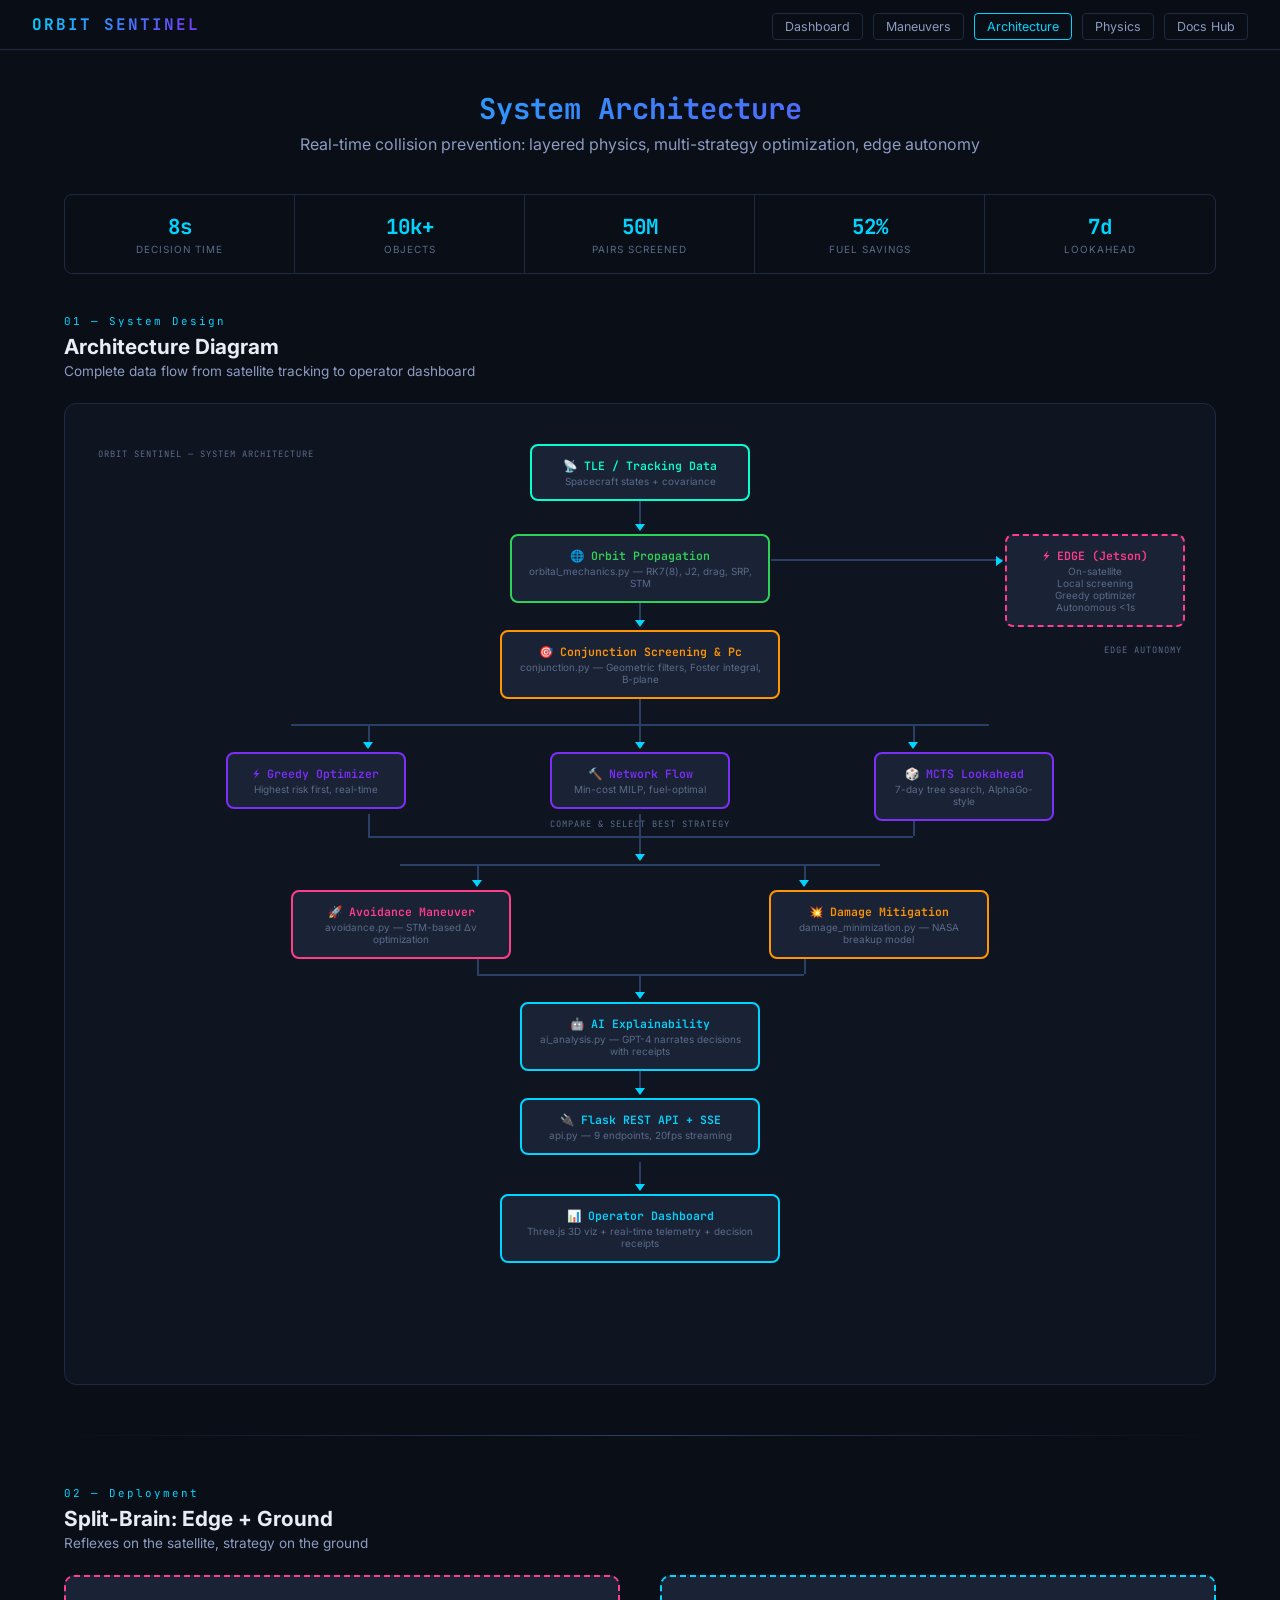
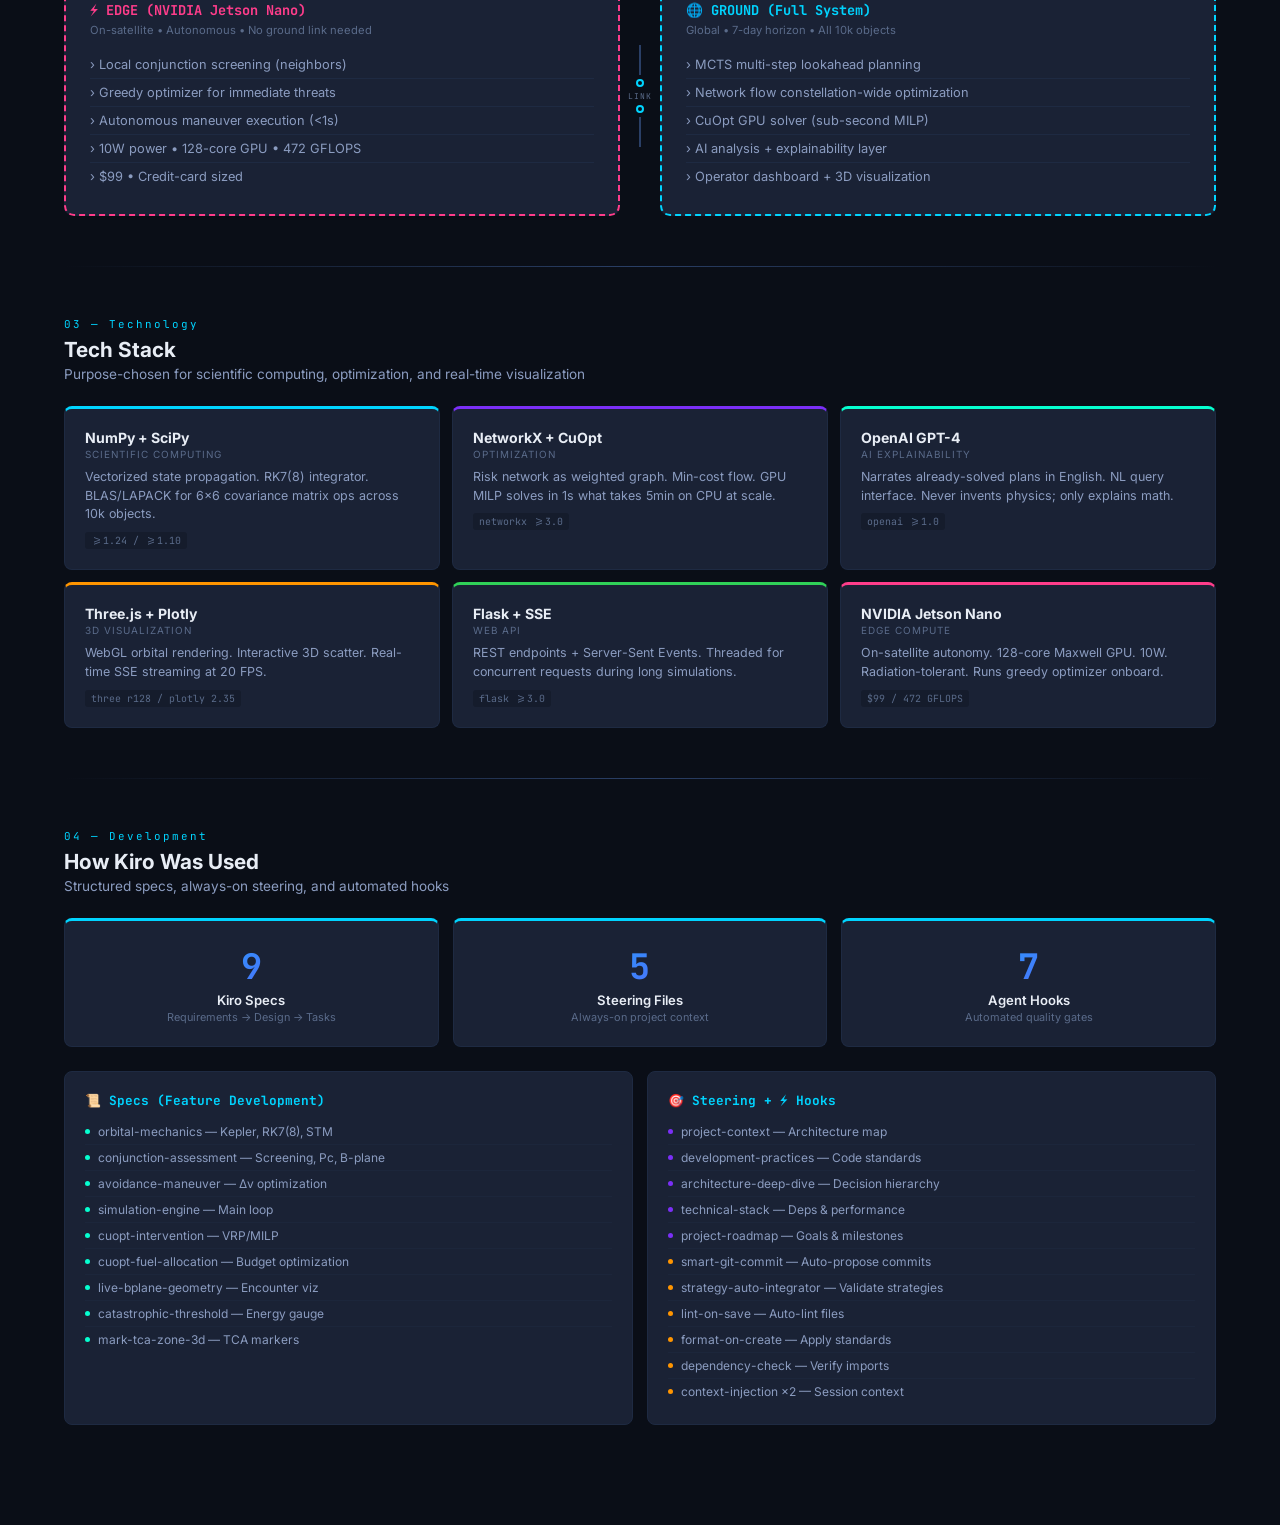
<file: dashboard/architecture.html>
<!DOCTYPE html>
<html lang="en">
<head>
    <meta charset="UTF-8">
    <meta name="viewport" content="width=device-width, initial-scale=1.0">
    <title>Orbit Sentinel - Architecture</title>
    <link href="https://fonts.googleapis.com/css2?family=JetBrains+Mono:wght@300;400;500;700&family=Inter:wght@300;400;500;600;700&display=swap" rel="stylesheet">
    <style>
        * { margin: 0; padding: 0; box-sizing: border-box; }
        body {
            font-family: 'Inter', sans-serif;
            background: #0a0e17;
            color: #e8edf5;
            min-height: 100vh;
        }

        nav {
            background: rgba(10,14,23,0.95);
            backdrop-filter: blur(10px);
            border-bottom: 1px solid #1e2a42;
            padding: 14px 32px;
            display: flex;
            align-items: center;
            justify-content: space-between;
            position: sticky;
            top: 0;
            z-index: 99;
        }
        nav .logo {
            font-family: 'JetBrains Mono', monospace;
            font-weight: 700;
            letter-spacing: 2px;
            background: linear-gradient(135deg, #00d4ff, #7b2ff7);
            -webkit-background-clip: text;
            -webkit-text-fill-color: transparent;
        }
        nav .links a {
            color: #8b9cc0;
            text-decoration: none;
            font-size: 0.78rem;
            padding: 5px 12px;
            border: 1px solid #1e2a42;
            border-radius: 4px;
            margin-left: 6px;
        }
        nav .links a:hover, nav .links a.on {
            color: #00d4ff;
            border-color: #00d4ff;
        }

        .page { max-width: 1200px; margin: 0 auto; padding: 40px 24px 100px; }

        h1 {
            font-family: 'JetBrains Mono', monospace;
            font-size: 1.8rem;
            text-align: center;
            margin-bottom: 6px;
            background: linear-gradient(135deg, #00d4ff, #7b2ff7);
            -webkit-background-clip: text;
            -webkit-text-fill-color: transparent;
        }
        .subtitle { text-align: center; color: #8b9cc0; margin-bottom: 40px; }

        .section-label {
            font-family: 'JetBrains Mono', monospace;
            font-size: 0.68rem;
            letter-spacing: 2px;
            color: #00d4ff;
            margin-bottom: 6px;
        }
        h2 { font-size: 1.3rem; margin-bottom: 4px; }
        .section-sub { color: #8b9cc0; font-size: 0.85rem; margin-bottom: 24px; }
        .divider { height: 1px; background: linear-gradient(90deg, transparent, #2a3f66, transparent); margin: 50px 0; }

        /* =============================================
           ARCHITECTURE DIAGRAM - ACTUAL BOX & ARROW
           ============================================= */
        .diagram-container {
            background: #0f1520;
            border: 1px solid #1e2a42;
            border-radius: 12px;
            padding: 40px 30px;
            overflow-x: auto;
        }

        /* Use a canvas-like area with positioned elements */
        .diagram {
            position: relative;
            width: 100%;
            min-height: 900px;
        }

        /* Boxes */
        .box {
            position: absolute;
            background: #1a2235;
            border: 2px solid #2a3f66;
            border-radius: 8px;
            padding: 12px 16px;
            text-align: center;
            z-index: 2;
        }
        .box:hover {
            border-color: #00d4ff;
            box-shadow: 0 0 12px rgba(0,212,255,0.15);
        }
        .box .box-title {
            font-family: 'JetBrains Mono', monospace;
            font-size: 0.72rem;
            font-weight: 600;
            margin-bottom: 2px;
        }
        .box .box-sub {
            font-size: 0.62rem;
            color: #5a6b8a;
        }

        /* Box colors */
        .box.input { border-color: #06ffd0; }
        .box.input .box-title { color: #06ffd0; }
        .box.physics { border-color: #30d158; }
        .box.physics .box-title { color: #30d158; }
        .box.screen { border-color: #ff9500; }
        .box.screen .box-title { color: #ff9500; }
        .box.opt { border-color: #7b2ff7; }
        .box.opt .box-title { color: #7b2ff7; }
        .box.action { border-color: #ff3d8b; }
        .box.action .box-title { color: #ff3d8b; }
        .box.output { border-color: #00d4ff; }
        .box.output .box-title { color: #00d4ff; }
        .box.edge { border-color: #ff3d8b; border-style: dashed; }
        .box.edge .box-title { color: #ff3d8b; }
        .box.ground { border-color: #00d4ff; border-style: dashed; }
        .box.ground .box-title { color: #00d4ff; }

        /* Connector lines (pure CSS) */
        .line-v {
            position: absolute;
            width: 2px;
            background: #2a3f66;
            z-index: 1;
        }
        .line-h {
            position: absolute;
            height: 2px;
            background: #2a3f66;
            z-index: 1;
        }

        /* Arrow heads (using borders) */
        .arrow-down-tip {
            position: absolute;
            width: 0; height: 0;
            border-left: 5px solid transparent;
            border-right: 5px solid transparent;
            border-top: 7px solid #00d4ff;
            z-index: 1;
        }

        .arrow-right-tip {
            position: absolute;
            width: 0; height: 0;
            border-top: 5px solid transparent;
            border-bottom: 5px solid transparent;
            border-left: 7px solid #00d4ff;
            z-index: 1;
        }

        /* Label on diagram */
        .diagram-label {
            position: absolute;
            font-family: 'JetBrains Mono', monospace;
            font-size: 0.55rem;
            color: #5a6b8a;
            letter-spacing: 1px;
            z-index: 2;
        }

        /* =============================================
           REST OF PAGE (same as before)
           ============================================= */
        .stats {
            display: grid;
            grid-template-columns: repeat(5, 1fr);
            border: 1px solid #1e2a42;
            border-radius: 8px;
            overflow: hidden;
            margin-bottom: 40px;
        }
        .stat {
            padding: 18px 10px;
            text-align: center;
            border-right: 1px solid #1e2a42;
        }
        .stat:last-child { border-right: none; }
        .stat .val { font-family: 'JetBrains Mono', monospace; font-size: 1.3rem; font-weight: 700; color: #00d4ff; }
        .stat .lbl { font-size: 0.62rem; color: #5a6b8a; text-transform: uppercase; letter-spacing: 1px; margin-top: 3px; }

        /* Tech grid */
        .tech-grid { display: grid; grid-template-columns: repeat(3, 1fr); gap: 12px; }
        .tcard {
            background: #1a2235;
            border: 1px solid #1e2a42;
            border-radius: 8px;
            padding: 20px;
            border-top: 3px solid #1e2a42;
        }
        .tcard:hover { border-color: #2a3f66; transform: translateY(-2px); transition: all 0.2s; }
        .tcard.tc { border-top-color: #00d4ff; }
        .tcard.to { border-top-color: #7b2ff7; }
        .tcard.ta { border-top-color: #06ffd0; }
        .tcard.tv { border-top-color: #ff9500; }
        .tcard.tw { border-top-color: #30d158; }
        .tcard.te { border-top-color: #ff3d8b; }
        .tcard h4 { font-size: 0.88rem; margin-bottom: 2px; }
        .tcard .trole { font-size: 0.62rem; color: #5a6b8a; text-transform: uppercase; letter-spacing: 1px; margin-bottom: 8px; }
        .tcard p { font-size: 0.78rem; color: #8b9cc0; line-height: 1.5; }
        .tcard .tv2 { margin-top: 8px; font-family: 'JetBrains Mono', monospace; font-size: 0.62rem; color: #5a6b8a; background: #151c2c; padding: 2px 6px; border-radius: 3px; display: inline-block; }

        /* Kiro */
        .kiro-stats { display: grid; grid-template-columns: repeat(3, 1fr); gap: 14px; margin-bottom: 24px; }
        .kstat { background: #1a2235; border: 1px solid #1e2a42; border-radius: 8px; padding: 22px; text-align: center; border-top: 3px solid #00d4ff; }
        .kstat .kn { font-family: 'JetBrains Mono', monospace; font-size: 2.2rem; font-weight: 700; background: linear-gradient(135deg, #00d4ff, #7b2ff7); -webkit-background-clip: text; -webkit-text-fill-color: transparent; }
        .kstat .kt { font-size: 0.82rem; font-weight: 600; margin-top: 2px; }
        .kstat .kd { font-size: 0.68rem; color: #5a6b8a; margin-top: 2px; }

        .kiro-grid { display: grid; grid-template-columns: 1fr 1fr; gap: 14px; }
        .kcard { background: #1a2235; border: 1px solid #1e2a42; border-radius: 8px; padding: 20px; }
        .kcard h4 { font-family: 'JetBrains Mono', monospace; font-size: 0.8rem; color: #00d4ff; margin-bottom: 10px; }
        .klist { list-style: none; }
        .klist li { font-size: 0.75rem; color: #8b9cc0; padding: 5px 0; border-bottom: 1px solid rgba(30,42,66,0.5); display: flex; align-items: center; gap: 8px; }
        .klist li:last-child { border-bottom: none; }
        .kdot { width: 5px; height: 5px; border-radius: 50%; flex-shrink: 0; }
        .d1 { background: #06ffd0; } .d2 { background: #7b2ff7; } .d3 { background: #ff9500; }

        @media (max-width: 768px) {
            .stats { grid-template-columns: repeat(2, 1fr); }
            .tech-grid, .kiro-stats, .kiro-grid { grid-template-columns: 1fr; }
            .diagram { min-height: auto; }
            .diagram-container { overflow-x: scroll; }
        }
    </style>
</head>
<body>

<nav>
    <div class="logo">ORBIT SENTINEL</div>
    <div class="links">
        <a href="/">Dashboard</a>
        <a href="/maneuver-viz.html">Maneuvers</a>
        <a href="/architecture.html" class="on">Architecture</a>
        <a href="/docs.html">Physics</a>
        <a href="/docs">Docs Hub</a>
    </div>
</nav>

<div class="page">
    <h1>System Architecture</h1>
    <p class="subtitle">Real-time collision prevention: layered physics, multi-strategy optimization, edge autonomy</p>

    <div class="stats">
        <div class="stat"><div class="val">8s</div><div class="lbl">Decision Time</div></div>
        <div class="stat"><div class="val">10k+</div><div class="lbl">Objects</div></div>
        <div class="stat"><div class="val">50M</div><div class="lbl">Pairs Screened</div></div>
        <div class="stat"><div class="val">52%</div><div class="lbl">Fuel Savings</div></div>
        <div class="stat"><div class="val">7d</div><div class="lbl">Lookahead</div></div>
    </div>

    <!-- =============================================
         SECTION 1: MAIN ARCHITECTURE DIAGRAM
         ============================================= -->
    <div class="section-label">01 &mdash; System Design</div>
    <h2>Architecture Diagram</h2>
    <p class="section-sub">Complete data flow from satellite tracking to operator dashboard</p>

    <div class="diagram-container">
        <div class="diagram">
            <!-- ROW 1: INPUT -->
            <div class="box input" style="left: 50%; transform: translateX(-50%); top: 0; width: 220px;">
                <div class="box-title">&#128225; TLE / Tracking Data</div>
                <div class="box-sub">Spacecraft states + covariance</div>
            </div>

            <!-- Vertical line from input to propagation -->
            <div class="line-v" style="left: 50%; top: 52px; height: 30px; transform: translateX(-50%);"></div>
            <div class="arrow-down-tip" style="left: 50%; top: 80px; transform: translateX(-50%);"></div>

            <!-- ROW 2: ORBIT PROPAGATION -->
            <div class="box physics" style="left: 50%; transform: translateX(-50%); top: 90px; width: 260px;">
                <div class="box-title">&#127760; Orbit Propagation</div>
                <div class="box-sub">orbital_mechanics.py &mdash; RK7(8), J2, drag, SRP, STM</div>
            </div>

            <!-- Vertical line -->
            <div class="line-v" style="left: 50%; top: 148px; height: 30px; transform: translateX(-50%);"></div>
            <div class="arrow-down-tip" style="left: 50%; top: 176px; transform: translateX(-50%);"></div>

            <!-- ROW 3: CONJUNCTION SCREENING -->
            <div class="box screen" style="left: 50%; transform: translateX(-50%); top: 186px; width: 280px;">
                <div class="box-title">&#127919; Conjunction Screening & Pc</div>
                <div class="box-sub">conjunction.py &mdash; Geometric filters, Foster integral, B-plane</div>
            </div>

            <!-- Vertical line to split -->
            <div class="line-v" style="left: 50%; top: 250px; height: 30px; transform: translateX(-50%);"></div>

            <!-- Horizontal line splitting to 3 optimizers -->
            <div class="line-h" style="left: 18%; top: 280px; width: 64%;"></div>

            <!-- Vertical drops to each optimizer -->
            <div class="line-v" style="left: 25%; top: 280px; height: 20px;"></div>
            <div class="arrow-down-tip" style="left: 25%; top: 298px; transform: translateX(-50%);"></div>

            <div class="line-v" style="left: 50%; top: 280px; height: 20px; transform: translateX(-50%);"></div>
            <div class="arrow-down-tip" style="left: 50%; top: 298px; transform: translateX(-50%);"></div>

            <div class="line-v" style="left: 75%; top: 280px; height: 20px;"></div>
            <div class="arrow-down-tip" style="left: 75%; top: 298px; transform: translateX(-50%);"></div>

            <!-- ROW 4: THREE OPTIMIZERS -->
            <div class="box opt" style="left: 12%; top: 308px; width: 180px;">
                <div class="box-title">&#9889; Greedy Optimizer</div>
                <div class="box-sub">Highest risk first, real-time</div>
            </div>

            <div class="box opt" style="left: 50%; transform: translateX(-50%); top: 308px; width: 180px;">
                <div class="box-title">&#128296; Network Flow</div>
                <div class="box-sub">Min-cost MILP, fuel-optimal</div>
            </div>

            <div class="box opt" style="right: 12%; top: 308px; width: 180px;">
                <div class="box-title">&#127922; MCTS Lookahead</div>
                <div class="box-sub">7-day tree search, AlphaGo-style</div>
            </div>

            <!-- Label -->
            <div class="diagram-label" style="left: 50%; transform: translateX(-50%); top: 374px;">COMPARE &amp; SELECT BEST STRATEGY</div>

            <!-- Vertical drops converge -->
            <div class="line-v" style="left: 25%; top: 370px; height: 22px;"></div>
            <div class="line-v" style="left: 50%; top: 370px; height: 22px; transform: translateX(-50%);"></div>
            <div class="line-v" style="left: 75%; top: 370px; height: 22px;"></div>
            <div class="line-h" style="left: 25%; top: 392px; width: 50%;"></div>
            <div class="line-v" style="left: 50%; top: 392px; height: 20px; transform: translateX(-50%);"></div>
            <div class="arrow-down-tip" style="left: 50%; top: 410px; transform: translateX(-50%);"></div>

            <!-- ROW 5: DECISION SPLIT -->
            <!-- Horizontal line splitting to 2 actions -->
            <div class="line-h" style="left: 28%; top: 420px; width: 44%;"></div>

            <div class="line-v" style="left: 35%; top: 420px; height: 18px;"></div>
            <div class="arrow-down-tip" style="left: 35%; top: 436px; transform: translateX(-50%);"></div>

            <div class="line-v" style="left: 65%; top: 420px; height: 18px;"></div>
            <div class="arrow-down-tip" style="left: 65%; top: 436px; transform: translateX(-50%);"></div>

            <div class="box action" style="left: 18%; top: 446px; width: 220px;">
                <div class="box-title">&#128640; Avoidance Maneuver</div>
                <div class="box-sub">avoidance.py &mdash; STM-based &Delta;v optimization</div>
            </div>

            <div class="box action" style="right: 18%; top: 446px; width: 220px; border-color: #ff9500;">
                <div class="box-title" style="color: #ff9500;">&#128165; Damage Mitigation</div>
                <div class="box-sub">damage_minimization.py &mdash; NASA breakup model</div>
            </div>

            <!-- Converge to output -->
            <div class="line-v" style="left: 35%; top: 512px; height: 18px;"></div>
            <div class="line-v" style="left: 65%; top: 512px; height: 18px;"></div>
            <div class="line-h" style="left: 35%; top: 530px; width: 30%;"></div>
            <div class="line-v" style="left: 50%; top: 530px; height: 20px; transform: translateX(-50%);"></div>
            <div class="arrow-down-tip" style="left: 50%; top: 548px; transform: translateX(-50%);"></div>

            <!-- ROW 6: AI LAYER -->
            <div class="box output" style="left: 50%; transform: translateX(-50%); top: 558px; width: 240px;">
                <div class="box-title">&#129302; AI Explainability</div>
                <div class="box-sub">ai_analysis.py &mdash; GPT-4 narrates decisions with receipts</div>
            </div>

            <div class="line-v" style="left: 50%; top: 622px; height: 24px; transform: translateX(-50%);"></div>
            <div class="arrow-down-tip" style="left: 50%; top: 644px; transform: translateX(-50%);"></div>

            <!-- ROW 7: API -->
            <div class="box output" style="left: 50%; transform: translateX(-50%); top: 654px; width: 240px;">
                <div class="box-title">&#128268; Flask REST API + SSE</div>
                <div class="box-sub">api.py &mdash; 9 endpoints, 20fps streaming</div>
            </div>

            <div class="line-v" style="left: 50%; top: 718px; height: 24px; transform: translateX(-50%);"></div>
            <div class="arrow-down-tip" style="left: 50%; top: 740px; transform: translateX(-50%);"></div>

            <!-- ROW 8: DASHBOARD -->
            <div class="box output" style="left: 50%; transform: translateX(-50%); top: 750px; width: 280px;">
                <div class="box-title">&#128202; Operator Dashboard</div>
                <div class="box-sub">Three.js 3D viz + real-time telemetry + decision receipts</div>
            </div>

            <!-- SIDE: EDGE COMPUTING (floating right) -->
            <div class="box edge" style="right: 0; top: 90px; width: 180px;">
                <div class="box-title">&#9889; EDGE (Jetson)</div>
                <div class="box-sub">On-satellite<br>Local screening<br>Greedy optimizer<br>Autonomous &lt;1s</div>
            </div>

            <!-- Line from propagation to edge -->
            <div class="line-h" style="left: 62%; top: 115px; width: calc(38% - 182px);"></div>
            <div class="arrow-right-tip" style="right: 182px; top: 112px;"></div>

            <!-- SIDE: CuOpt (floating left) -->
            <div class="box ground" style="left: 0; top: 308px; width: 140px; display: none;">
                <!-- hidden for cleanliness, cuopt is already in network flow -->
            </div>

            <!-- Diagram labels -->
            <div class="diagram-label" style="left: 3px; top: 4px;">ORBIT SENTINEL &mdash; SYSTEM ARCHITECTURE</div>
            <div class="diagram-label" style="right: 3px; top: 200px;">EDGE AUTONOMY</div>
        </div>
    </div>

    <div class="divider"></div>

    <!-- =============================================
         SECTION 2: SPLIT BRAIN
         ============================================= -->
    <div class="section-label">02 &mdash; Deployment</div>
    <h2>Split-Brain: Edge + Ground</h2>
    <p class="section-sub">Reflexes on the satellite, strategy on the ground</p>

    <div style="display: grid; grid-template-columns: 1fr 40px 1fr; gap: 0; align-items: stretch;">
        <!-- Edge -->
        <div style="background: #1a2235; border: 2px dashed #ff3d8b; border-radius: 10px; padding: 24px;">
            <h3 style="font-family: 'JetBrains Mono', monospace; font-size: 0.85rem; color: #ff3d8b; margin-bottom: 4px;">&#9889; EDGE (NVIDIA Jetson Nano)</h3>
            <p style="font-size: 0.7rem; color: #5a6b8a; margin-bottom: 14px;">On-satellite &bull; Autonomous &bull; No ground link needed</p>
            <ul style="list-style: none; font-size: 0.8rem; color: #8b9cc0;">
                <li style="padding: 6px 0; border-bottom: 1px solid #1e2a42;">&#8250; Local conjunction screening (neighbors)</li>
                <li style="padding: 6px 0; border-bottom: 1px solid #1e2a42;">&#8250; Greedy optimizer for immediate threats</li>
                <li style="padding: 6px 0; border-bottom: 1px solid #1e2a42;">&#8250; Autonomous maneuver execution (&lt;1s)</li>
                <li style="padding: 6px 0; border-bottom: 1px solid #1e2a42;">&#8250; 10W power &bull; 128-core GPU &bull; 472 GFLOPS</li>
                <li style="padding: 6px 0;">&#8250; $99 &bull; Credit-card sized</li>
            </ul>
        </div>

        <!-- Middle connector -->
        <div style="display: flex; flex-direction: column; align-items: center; justify-content: center; gap: 4px;">
            <div style="width: 2px; height: 30px; background: #2a3f66;"></div>
            <div style="width: 8px; height: 8px; border-radius: 50%; border: 2px solid #00d4ff; background: #0a0e17;"></div>
            <div style="font-family: 'JetBrains Mono', monospace; font-size: 0.5rem; color: #5a6b8a; letter-spacing: 1px;">LINK</div>
            <div style="width: 8px; height: 8px; border-radius: 50%; border: 2px solid #00d4ff; background: #0a0e17;"></div>
            <div style="width: 2px; height: 30px; background: #2a3f66;"></div>
        </div>

        <!-- Ground -->
        <div style="background: #1a2235; border: 2px dashed #00d4ff; border-radius: 10px; padding: 24px;">
            <h3 style="font-family: 'JetBrains Mono', monospace; font-size: 0.85rem; color: #00d4ff; margin-bottom: 4px;">&#127760; GROUND (Full System)</h3>
            <p style="font-size: 0.7rem; color: #5a6b8a; margin-bottom: 14px;">Global &bull; 7-day horizon &bull; All 10k objects</p>
            <ul style="list-style: none; font-size: 0.8rem; color: #8b9cc0;">
                <li style="padding: 6px 0; border-bottom: 1px solid #1e2a42;">&#8250; MCTS multi-step lookahead planning</li>
                <li style="padding: 6px 0; border-bottom: 1px solid #1e2a42;">&#8250; Network flow constellation-wide optimization</li>
                <li style="padding: 6px 0; border-bottom: 1px solid #1e2a42;">&#8250; CuOpt GPU solver (sub-second MILP)</li>
                <li style="padding: 6px 0; border-bottom: 1px solid #1e2a42;">&#8250; AI analysis + explainability layer</li>
                <li style="padding: 6px 0;">&#8250; Operator dashboard + 3D visualization</li>
            </ul>
        </div>
    </div>

    <div class="divider"></div>

    <!-- =============================================
         SECTION 3: TECH STACK
         ============================================= -->
    <div class="section-label">03 &mdash; Technology</div>
    <h2>Tech Stack</h2>
    <p class="section-sub">Purpose-chosen for scientific computing, optimization, and real-time visualization</p>

    <div class="tech-grid">
        <div class="tcard tc">
            <h4>NumPy + SciPy</h4>
            <div class="trole">Scientific Computing</div>
            <p>Vectorized state propagation. RK7(8) integrator. BLAS/LAPACK for 6&times;6 covariance matrix ops across 10k objects.</p>
            <span class="tv2">&gt;=1.24 / &gt;=1.10</span>
        </div>
        <div class="tcard to">
            <h4>NetworkX + CuOpt</h4>
            <div class="trole">Optimization</div>
            <p>Risk network as weighted graph. Min-cost flow. GPU MILP solves in 1s what takes 5min on CPU at scale.</p>
            <span class="tv2">networkx &gt;=3.0</span>
        </div>
        <div class="tcard ta">
            <h4>OpenAI GPT-4</h4>
            <div class="trole">AI Explainability</div>
            <p>Narrates already-solved plans in English. NL query interface. Never invents physics; only explains math.</p>
            <span class="tv2">openai &gt;=1.0</span>
        </div>
        <div class="tcard tv">
            <h4>Three.js + Plotly</h4>
            <div class="trole">3D Visualization</div>
            <p>WebGL orbital rendering. Interactive 3D scatter. Real-time SSE streaming at 20 FPS.</p>
            <span class="tv2">three r128 / plotly 2.35</span>
        </div>
        <div class="tcard tw">
            <h4>Flask + SSE</h4>
            <div class="trole">Web API</div>
            <p>REST endpoints + Server-Sent Events. Threaded for concurrent requests during long simulations.</p>
            <span class="tv2">flask &gt;=3.0</span>
        </div>
        <div class="tcard te">
            <h4>NVIDIA Jetson Nano</h4>
            <div class="trole">Edge Compute</div>
            <p>On-satellite autonomy. 128-core Maxwell GPU. 10W. Radiation-tolerant. Runs greedy optimizer onboard.</p>
            <span class="tv2">$99 / 472 GFLOPS</span>
        </div>
    </div>

    <div class="divider"></div>

    <!-- =============================================
         SECTION 4: KIRO
         ============================================= -->
    <div class="section-label">04 &mdash; Development</div>
    <h2>How Kiro Was Used</h2>
    <p class="section-sub">Structured specs, always-on steering, and automated hooks</p>

    <div class="kiro-stats">
        <div class="kstat"><div class="kn">9</div><div class="kt">Kiro Specs</div><div class="kd">Requirements &rarr; Design &rarr; Tasks</div></div>
        <div class="kstat"><div class="kn">5</div><div class="kt">Steering Files</div><div class="kd">Always-on project context</div></div>
        <div class="kstat"><div class="kn">7</div><div class="kt">Agent Hooks</div><div class="kd">Automated quality gates</div></div>
    </div>

    <div class="kiro-grid">
        <div class="kcard">
            <h4>&#128220; Specs (Feature Development)</h4>
            <ul class="klist">
                <li><span class="kdot d1"></span> orbital-mechanics &mdash; Kepler, RK7(8), STM</li>
                <li><span class="kdot d1"></span> conjunction-assessment &mdash; Screening, Pc, B-plane</li>
                <li><span class="kdot d1"></span> avoidance-maneuver &mdash; &Delta;v optimization</li>
                <li><span class="kdot d1"></span> simulation-engine &mdash; Main loop</li>
                <li><span class="kdot d1"></span> cuopt-intervention &mdash; VRP/MILP</li>
                <li><span class="kdot d1"></span> cuopt-fuel-allocation &mdash; Budget optimization</li>
                <li><span class="kdot d1"></span> live-bplane-geometry &mdash; Encounter viz</li>
                <li><span class="kdot d1"></span> catastrophic-threshold &mdash; Energy gauge</li>
                <li><span class="kdot d1"></span> mark-tca-zone-3d &mdash; TCA markers</li>
            </ul>
        </div>
        <div class="kcard">
            <h4>&#127919; Steering + &#9889; Hooks</h4>
            <ul class="klist">
                <li><span class="kdot d2"></span> project-context &mdash; Architecture map</li>
                <li><span class="kdot d2"></span> development-practices &mdash; Code standards</li>
                <li><span class="kdot d2"></span> architecture-deep-dive &mdash; Decision hierarchy</li>
                <li><span class="kdot d2"></span> technical-stack &mdash; Deps & performance</li>
                <li><span class="kdot d2"></span> project-roadmap &mdash; Goals & milestones</li>
                <li><span class="kdot d3"></span> smart-git-commit &mdash; Auto-propose commits</li>
                <li><span class="kdot d3"></span> strategy-auto-integrator &mdash; Validate strategies</li>
                <li><span class="kdot d3"></span> lint-on-save &mdash; Auto-lint files</li>
                <li><span class="kdot d3"></span> format-on-create &mdash; Apply standards</li>
                <li><span class="kdot d3"></span> dependency-check &mdash; Verify imports</li>
                <li><span class="kdot d3"></span> context-injection &times;2 &mdash; Session context</li>
            </ul>
        </div>
    </div>

</div>
</body>
</html>
</file>
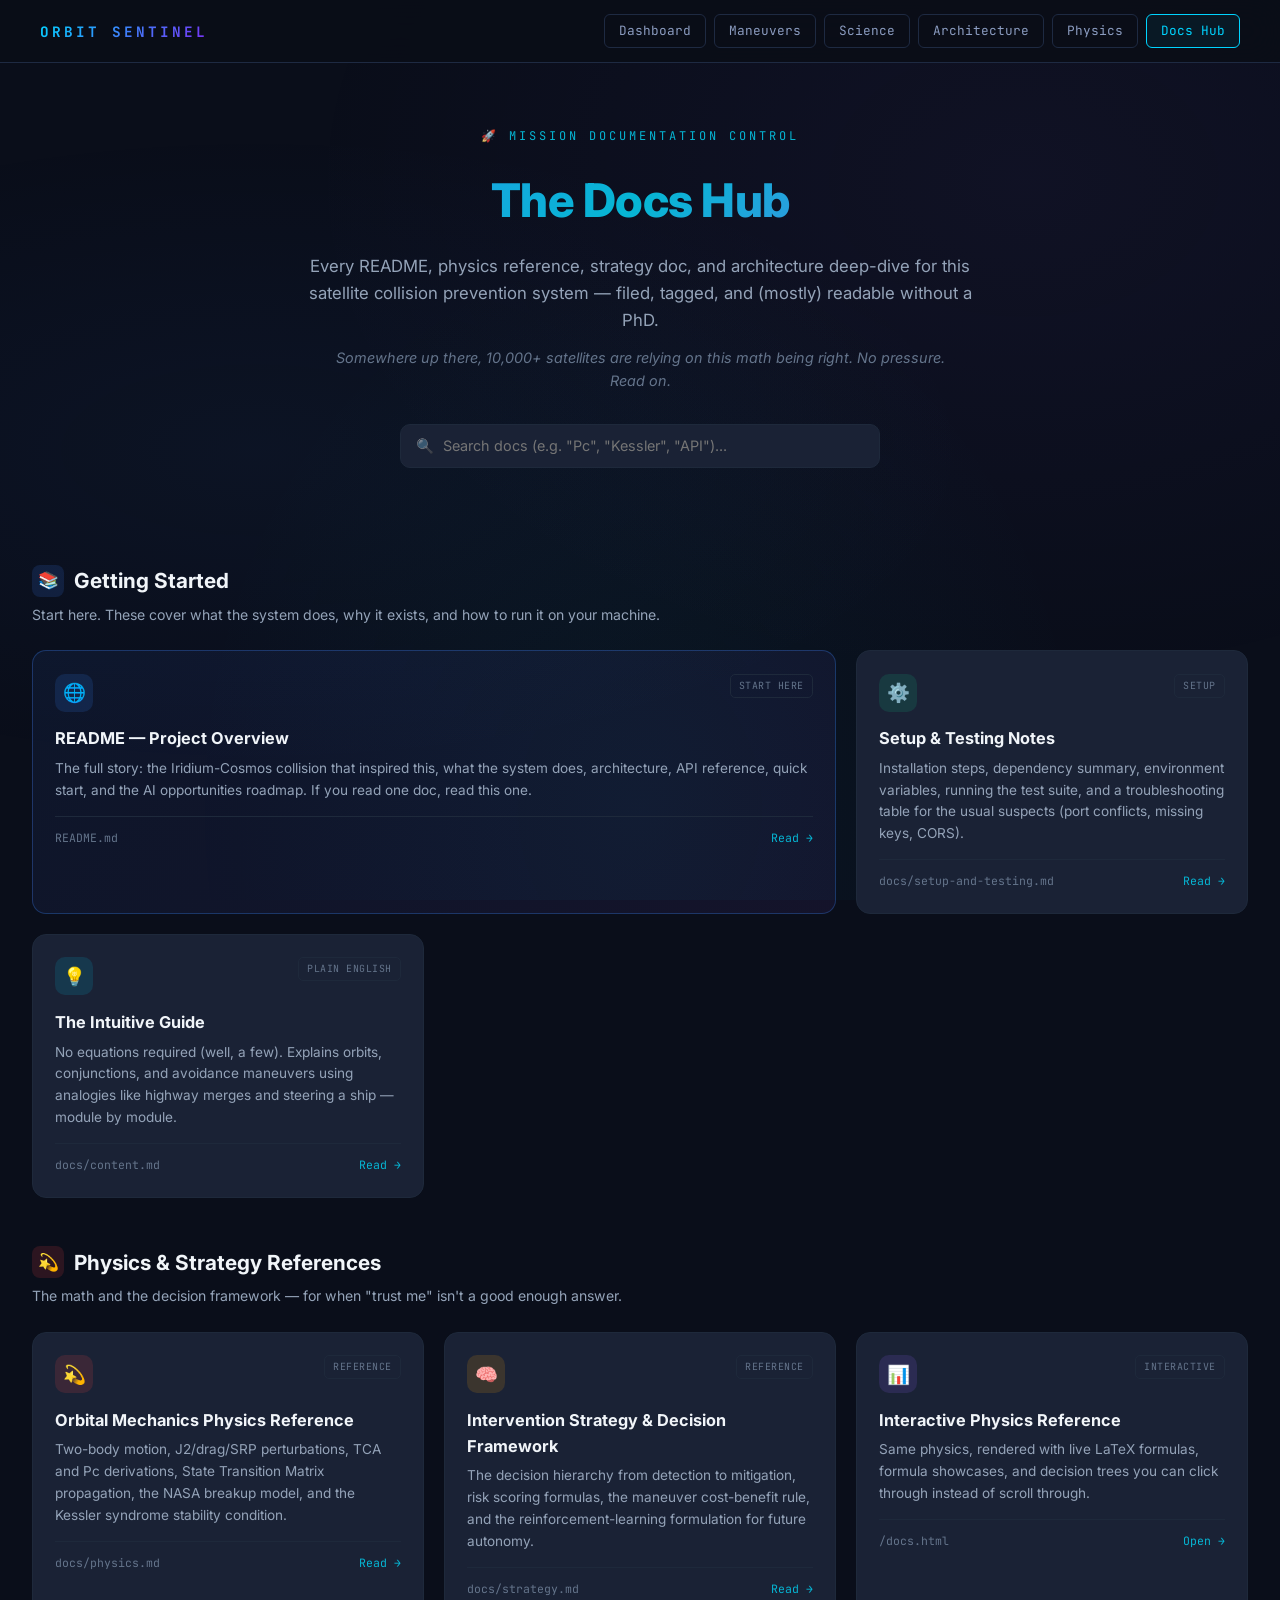
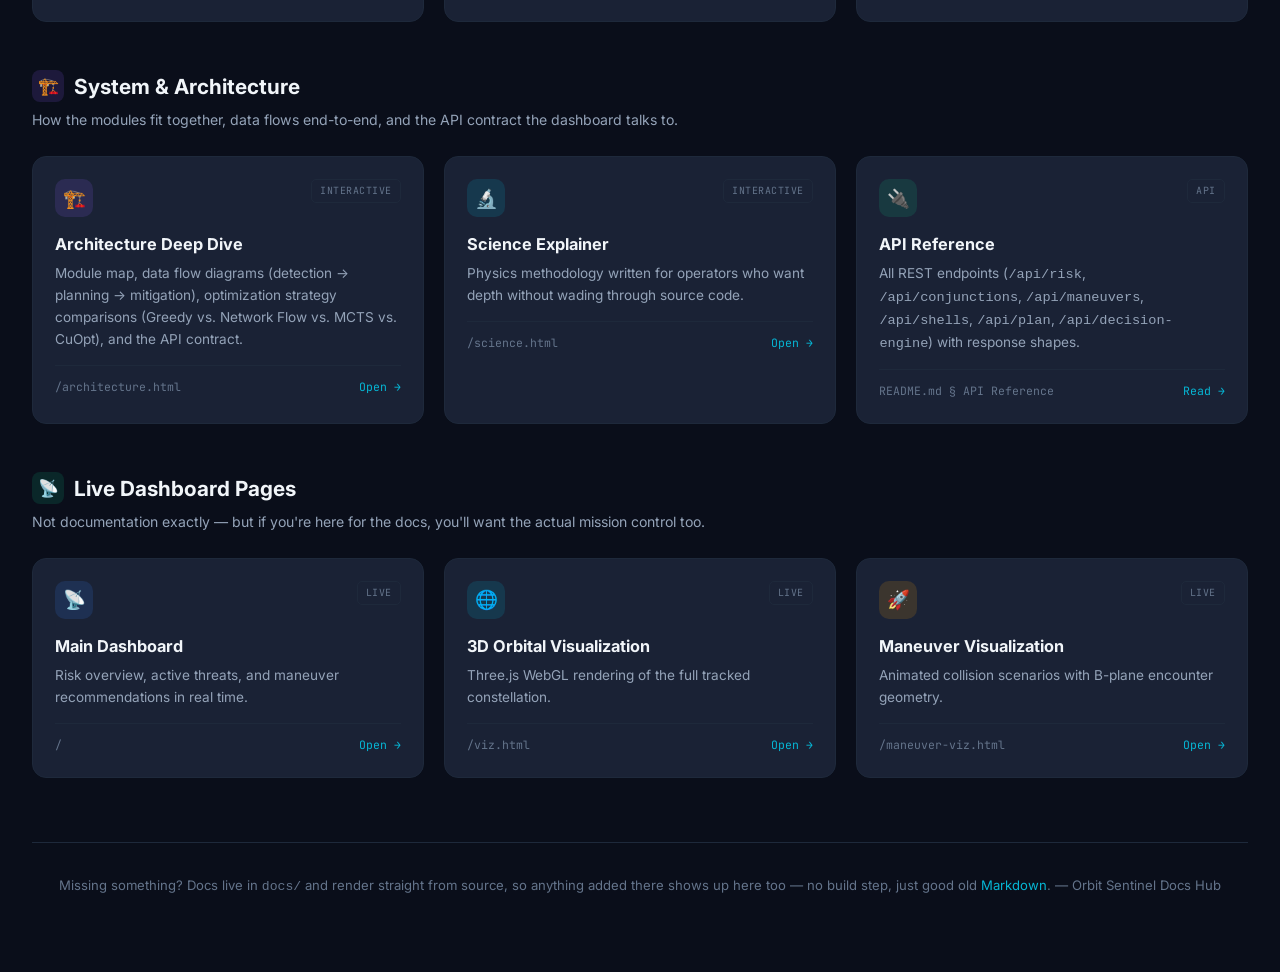
<file: dashboard/docs-hub.html>
<!DOCTYPE html>
<html lang="en">
<head>
    <meta charset="UTF-8">
    <meta name="viewport" content="width=device-width, initial-scale=1.0">
    <title>Docs Hub — Orbital Sentinel</title>
    <meta name="description" content="Every piece of documentation for the AI Satellite Collision Prevention System, filed under one roof (well, one shot glass of fuel).">
    <link href="https://fonts.googleapis.com/css2?family=JetBrains+Mono:wght@300;400;500;700&family=Inter:wght@300;400;500;600;700;800&display=swap" rel="stylesheet">
    <style>
        :root {
            --bg-primary: #0a0e1a;
            --bg-secondary: #111827;
            --bg-card: #1a2235;
            --bg-card-hover: #1e2a42;
            --accent-blue: #3b82f6;
            --accent-cyan: #06b6d4;
            --accent-purple: #8b5cf6;
            --accent-green: #10b981;
            --accent-orange: #f59e0b;
            --accent-red: #ef4444;
            --accent-pink: #ff3d8b;
            --text-primary: #f1f5f9;
            --text-secondary: #94a3b8;
            --text-muted: #64748b;
            --border: #1e293b;
            --glow-blue: rgba(59, 130, 246, 0.15);
            --glow-cyan: rgba(6, 182, 212, 0.15);
            --glow-purple: rgba(139, 92, 246, 0.15);
        }

        * { margin: 0; padding: 0; box-sizing: border-box; }

        body {
            font-family: 'Inter', -apple-system, BlinkMacSystemFont, sans-serif;
            background: var(--bg-primary);
            color: var(--text-primary);
            line-height: 1.6;
        }

        .bg-grid {
            position: fixed;
            top: 0; left: 0; width: 100%; height: 100%;
            background-image:
                radial-gradient(ellipse at 20% 50%, rgba(59, 130, 246, 0.05) 0%, transparent 50%),
                radial-gradient(ellipse at 80% 20%, rgba(139, 92, 246, 0.05) 0%, transparent 50%),
                radial-gradient(ellipse at 50% 90%, rgba(6, 182, 212, 0.05) 0%, transparent 50%);
            pointer-events: none;
            z-index: 0;
        }

        nav.topnav {
            position: sticky; top: 0; z-index: 100;
            background: rgba(10,14,23,0.92);
            backdrop-filter: blur(16px);
            border-bottom: 1px solid #1e2a42;
            padding: 14px 40px;
            display: flex; align-items: center; justify-content: space-between;
            font-family: 'JetBrains Mono', monospace;
        }

        nav.topnav .brand {
            font-size: 0.9rem; font-weight: 700; letter-spacing: 3px;
            background: linear-gradient(135deg,#00d4ff,#7b2ff7);
            -webkit-background-clip: text; -webkit-text-fill-color: transparent;
        }

        nav.topnav .links { display: flex; gap: 8px; }

        nav.topnav .links a {
            color: #8b9cc0; text-decoration: none; font-size: 0.8rem;
            padding: 6px 14px; border-radius: 6px; border: 1px solid #1e2a42;
            transition: all 0.2s;
        }
        nav.topnav .links a:hover { border-color: #00d4ff; color: #00d4ff; }
        nav.topnav .links a.on {
            color: #00d4ff; border-color: #00d4ff; background: rgba(0,212,255,0.06);
        }

        .container {
            position: relative; z-index: 1;
            max-width: 1300px; margin: 0 auto; padding: 3rem 2rem 5rem;
        }

        .header { text-align: center; padding: 1rem 0 3rem; position: relative; }

        .header .kicker {
            font-family: 'JetBrains Mono', monospace;
            font-size: 0.75rem; letter-spacing: 3px; text-transform: uppercase;
            color: var(--accent-cyan); margin-bottom: 1rem;
        }

        .header h1 {
            font-size: clamp(2rem, 4.5vw, 2.9rem);
            font-weight: 800;
            background: linear-gradient(135deg, var(--accent-blue), var(--accent-cyan), var(--accent-purple));
            -webkit-background-clip: text; -webkit-text-fill-color: transparent;
            margin-bottom: 1rem; letter-spacing: -0.5px;
        }

        .header .subtitle {
            font-size: 1.05rem; color: var(--text-secondary);
            max-width: 700px; margin: 0 auto 0.5rem;
        }

        .header .quip {
            font-size: 0.9rem; color: var(--text-muted); font-style: italic;
            max-width: 640px; margin: 0.75rem auto 0;
        }

        .search-box {
            max-width: 480px; margin: 2rem auto 0; position: relative;
        }
        .search-box input {
            width: 100%; padding: 0.8rem 1rem 0.8rem 2.6rem;
            background: var(--bg-card); border: 1px solid var(--border);
            border-radius: 10px; color: var(--text-primary); font-size: 0.9rem;
            font-family: inherit;
        }
        .search-box input:focus { outline: none; border-color: var(--accent-cyan); }
        .search-box::before {
            content: '\1F50D'; position: absolute; left: 1rem; top: 50%;
            transform: translateY(-50%); opacity: 0.5; font-size: 0.9rem;
        }

        .section-title {
            font-size: 1.3rem; font-weight: 700;
            margin: 3rem 0 0.4rem;
            display: flex; align-items: center; gap: 0.65rem;
        }
        .section-title .icon {
            width: 32px; height: 32px; border-radius: 8px;
            display: flex; align-items: center; justify-content: center; font-size: 1.05rem;
        }
        .section-desc {
            color: var(--text-secondary); font-size: 0.88rem; margin-bottom: 1.5rem; max-width: 800px;
        }

        .card-grid {
            display: grid;
            grid-template-columns: repeat(auto-fit, minmax(300px, 1fr));
            gap: 1.25rem;
        }

        .doc-card {
            background: var(--bg-card); border: 1px solid var(--border);
            border-radius: 14px; padding: 1.4rem; text-decoration: none;
            color: inherit; display: block; position: relative; overflow: hidden;
            transition: all 0.25s;
        }
        .doc-card::before {
            content: ''; position: absolute; top: 0; left: 0; right: 0; height: 3px;
            background: linear-gradient(90deg, var(--accent-blue), var(--accent-cyan));
            opacity: 0; transition: opacity 0.25s;
        }
        .doc-card:hover {
            border-color: rgba(59,130,246,0.35);
            background: var(--bg-card-hover);
            transform: translateY(-3px);
            box-shadow: 0 10px 30px rgba(0,0,0,0.35);
        }
        .doc-card:hover::before { opacity: 1; }

        .doc-card .card-top {
            display: flex; align-items: flex-start; justify-content: space-between; gap: 0.75rem;
            margin-bottom: 0.85rem;
        }
        .doc-card .card-icon {
            width: 38px; height: 38px; border-radius: 10px; flex-shrink: 0;
            display: flex; align-items: center; justify-content: center; font-size: 1.15rem;
        }
        .doc-card .card-icon.blue { background: var(--glow-blue); color: var(--accent-blue); }
        .doc-card .card-icon.cyan { background: var(--glow-cyan); color: var(--accent-cyan); }
        .doc-card .card-icon.purple { background: var(--glow-purple); color: var(--accent-purple); }
        .doc-card .card-icon.green { background: rgba(16,185,129,0.15); color: var(--accent-green); }
        .doc-card .card-icon.orange { background: rgba(245,158,11,0.15); color: var(--accent-orange); }
        .doc-card .card-icon.red { background: rgba(239,68,68,0.15); color: var(--accent-red); }
        .doc-card .card-icon.pink { background: rgba(255,61,139,0.15); color: var(--accent-pink); }

        .doc-card .tag {
            font-family: 'JetBrains Mono', monospace; font-size: 0.62rem;
            letter-spacing: 0.5px; text-transform: uppercase;
            padding: 3px 8px; border-radius: 5px;
            border: 1px solid var(--border); color: var(--text-muted);
            white-space: nowrap;
        }

        .doc-card .card-title {
            font-size: 1.02rem; font-weight: 700; margin-bottom: 0.4rem;
        }

        .doc-card .card-body {
            color: var(--text-secondary); font-size: 0.85rem; margin-bottom: 0.9rem;
        }

        .doc-card .card-foot {
            display: flex; align-items: center; justify-content: space-between;
            font-family: 'JetBrains Mono', monospace; font-size: 0.72rem;
            color: var(--text-muted); border-top: 1px solid var(--border); padding-top: 0.75rem;
        }
        .doc-card .card-foot .arrow { color: var(--accent-cyan); transition: transform 0.2s; }
        .doc-card:hover .card-foot .arrow { transform: translateX(3px); }

        .doc-card.featured {
            grid-column: span 2;
            background: linear-gradient(135deg, rgba(59,130,246,0.08), rgba(139,92,246,0.08));
            border-color: rgba(59,130,246,0.3);
        }
        @media (max-width: 700px) {
            .doc-card.featured { grid-column: span 1; }
        }

        .footer-note {
            margin-top: 4rem; text-align: center; color: var(--text-muted);
            font-size: 0.82rem; padding-top: 2rem; border-top: 1px solid var(--border);
        }
        .footer-note a { color: var(--accent-cyan); text-decoration: none; }
        .footer-note a:hover { text-decoration: underline; }

        .hidden-by-search { display: none !important; }
    </style>
</head>
<body>
    <div class="bg-grid"></div>

    <nav class="topnav">
        <div class="brand">ORBIT SENTINEL</div>
        <div class="links">
            <a href="/">Dashboard</a>
            <a href="/maneuver-viz.html">Maneuvers</a>
            <a href="/science.html">Science</a>
            <a href="/architecture.html">Architecture</a>
            <a href="/docs.html">Physics</a>
            <a href="/docs" class="on">Docs Hub</a>
        </div>
    </nav>

    <div class="container">
        <header class="header">
            <div class="kicker">&#128640; Mission Documentation Control</div>
            <h1>The Docs Hub</h1>
            <p class="subtitle">
                Every README, physics reference, strategy doc, and architecture deep-dive
                for this satellite collision prevention system — filed, tagged, and (mostly) readable without a PhD.
            </p>
            <p class="quip">
                Somewhere up there, 10,000+ satellites are relying on this math being right.
                No pressure. Read on.
            </p>
            <div class="search-box">
                <input type="text" id="docSearch" placeholder="Search docs (e.g. &quot;Pc&quot;, &quot;Kessler&quot;, &quot;API&quot;)..." oninput="filterDocs()">
            </div>
        </header>

        <!-- ============================================================ -->
        <!-- GETTING STARTED -->
        <!-- ============================================================ -->
        <h2 class="section-title">
            <span class="icon" style="background:var(--glow-blue)">&#128218;</span>
            Getting Started
        </h2>
        <p class="section-desc">Start here. These cover what the system does, why it exists, and how to run it on your machine.</p>
        <div class="card-grid" id="grid-start">
            <a class="doc-card featured" href="/docs/view/README.md" data-title="README overview index demo kessler syndrome">
                <div class="card-top">
                    <div class="card-icon blue">&#127760;</div>
                    <span class="tag">Start here</span>
                </div>
                <div class="card-title">README — Project Overview</div>
                <div class="card-body">
                    The full story: the Iridium-Cosmos collision that inspired this, what the system does,
                    architecture, API reference, quick start, and the AI opportunities roadmap. If you read one doc, read this one.
                </div>
                <div class="card-foot"><span>README.md</span><span class="arrow">Read &rarr;</span></div>
            </a>
            <a class="doc-card" href="/docs/view/docs/setup-and-testing.md" data-title="setup testing installation environment variables troubleshooting">
                <div class="card-top">
                    <div class="card-icon green">&#9881;&#65039;</div>
                    <span class="tag">Setup</span>
                </div>
                <div class="card-title">Setup &amp; Testing Notes</div>
                <div class="card-body">
                    Installation steps, dependency summary, environment variables, running the test suite,
                    and a troubleshooting table for the usual suspects (port conflicts, missing keys, CORS).
                </div>
                <div class="card-foot"><span>docs/setup-and-testing.md</span><span class="arrow">Read &rarr;</span></div>
            </a>
            <a class="doc-card" href="/docs/view/docs/content.md" data-title="intuitive explanation everyday analogy falling missing orbit plain english">
                <div class="card-top">
                    <div class="card-icon cyan">&#128161;</div>
                    <span class="tag">Plain English</span>
                </div>
                <div class="card-title">The Intuitive Guide</div>
                <div class="card-body">
                    No equations required (well, a few). Explains orbits, conjunctions, and avoidance maneuvers
                    using analogies like highway merges and steering a ship — module by module.
                </div>
                <div class="card-foot"><span>docs/content.md</span><span class="arrow">Read &rarr;</span></div>
            </a>
        </div>

        <!-- ============================================================ -->
        <!-- PHYSICS & STRATEGY -->
        <!-- ============================================================ -->
        <h2 class="section-title">
            <span class="icon" style="background:rgba(239,68,68,0.15)">&#128171;</span>
            Physics &amp; Strategy References
        </h2>
        <p class="section-desc">The math and the decision framework — for when "trust me" isn't a good enough answer.</p>
        <div class="card-grid" id="grid-physics">
            <a class="doc-card" href="/docs/view/docs/physics.md" data-title="physics orbital mechanics equations two body problem covariance stm probability of collision breakup model">
                <div class="card-top">
                    <div class="card-icon red">&#128171;</div>
                    <span class="tag">Reference</span>
                </div>
                <div class="card-title">Orbital Mechanics Physics Reference</div>
                <div class="card-body">
                    Two-body motion, J2/drag/SRP perturbations, TCA and Pc derivations, State Transition Matrix
                    propagation, the NASA breakup model, and the Kessler syndrome stability condition.
                </div>
                <div class="card-foot"><span>docs/physics.md</span><span class="arrow">Read &rarr;</span></div>
            </a>
            <a class="doc-card" href="/docs/view/docs/strategy.md" data-title="strategy decision framework maneuver logic greedy network flow reinforcement learning">
                <div class="card-top">
                    <div class="card-icon orange">&#129504;</div>
                    <span class="tag">Reference</span>
                </div>
                <div class="card-title">Intervention Strategy &amp; Decision Framework</div>
                <div class="card-body">
                    The decision hierarchy from detection to mitigation, risk scoring formulas, the maneuver
                    cost-benefit rule, and the reinforcement-learning formulation for future autonomy.
                </div>
                <div class="card-foot"><span>docs/strategy.md</span><span class="arrow">Read &rarr;</span></div>
            </a>
            <a class="doc-card" href="/docs.html" data-title="interactive physics katex latex formulas visual reference">
                <div class="card-top">
                    <div class="card-icon purple">&#128202;</div>
                    <span class="tag">Interactive</span>
                </div>
                <div class="card-title">Interactive Physics Reference</div>
                <div class="card-body">
                    Same physics, rendered with live LaTeX formulas, formula showcases, and decision trees
                    you can click through instead of scroll through.
                </div>
                <div class="card-foot"><span>/docs.html</span><span class="arrow">Open &rarr;</span></div>
            </a>
        </div>

        <!-- ============================================================ -->
        <!-- SYSTEM & ARCHITECTURE -->
        <!-- ============================================================ -->
        <h2 class="section-title">
            <span class="icon" style="background:var(--glow-purple)">&#127959;&#65039;</span>
            System &amp; Architecture
        </h2>
        <p class="section-desc">How the modules fit together, data flows end-to-end, and the API contract the dashboard talks to.</p>
        <div class="card-grid" id="grid-architecture">
            <a class="doc-card" href="/architecture.html" data-title="architecture design system deep dive modules pipeline optimization strategies">
                <div class="card-top">
                    <div class="card-icon purple">&#127959;&#65039;</div>
                    <span class="tag">Interactive</span>
                </div>
                <div class="card-title">Architecture Deep Dive</div>
                <div class="card-body">
                    Module map, data flow diagrams (detection &rarr; planning &rarr; mitigation), optimization
                    strategy comparisons (Greedy vs. Network Flow vs. MCTS vs. CuOpt), and the API contract.
                </div>
                <div class="card-foot"><span>/architecture.html</span><span class="arrow">Open &rarr;</span></div>
            </a>
            <a class="doc-card" href="/science.html" data-title="science methodology operator explainer physics depth">
                <div class="card-top">
                    <div class="card-icon cyan">&#128300;</div>
                    <span class="tag">Interactive</span>
                </div>
                <div class="card-title">Science Explainer</div>
                <div class="card-body">
                    Physics methodology written for operators who want depth without wading through source code.
                </div>
                <div class="card-foot"><span>/science.html</span><span class="arrow">Open &rarr;</span></div>
            </a>
            <a class="doc-card" href="/docs/view/README.md#api-reference" data-title="api reference endpoints risk conjunctions maneuvers shells debris json contract">
                <div class="card-top">
                    <div class="card-icon green">&#128268;</div>
                    <span class="tag">API</span>
                </div>
                <div class="card-title">API Reference</div>
                <div class="card-body">
                    All REST endpoints (<code>/api/risk</code>, <code>/api/conjunctions</code>, <code>/api/maneuvers</code>,
                    <code>/api/shells</code>, <code>/api/plan</code>, <code>/api/decision-engine</code>) with response shapes.
                </div>
                <div class="card-foot"><span>README.md &sect; API Reference</span><span class="arrow">Read &rarr;</span></div>
            </a>
        </div>

        <!-- ============================================================ -->
        <!-- DASHBOARD PAGES -->
        <!-- ============================================================ -->
        <h2 class="section-title">
            <span class="icon" style="background:rgba(16,185,129,0.15)">&#128225;</span>
            Live Dashboard Pages
        </h2>
        <p class="section-desc">Not documentation exactly — but if you're here for the docs, you'll want the actual mission control too.</p>
        <div class="card-grid" id="grid-dashboard">
            <a class="doc-card" href="/" data-title="dashboard main risk overview live">
                <div class="card-top">
                    <div class="card-icon blue">&#128225;</div>
                    <span class="tag">Live</span>
                </div>
                <div class="card-title">Main Dashboard</div>
                <div class="card-body">Risk overview, active threats, and maneuver recommendations in real time.</div>
                <div class="card-foot"><span>/</span><span class="arrow">Open &rarr;</span></div>
            </a>
            <a class="doc-card" href="/viz.html" data-title="3d orbital visualization three.js webgl constellation">
                <div class="card-top">
                    <div class="card-icon cyan">&#127760;</div>
                    <span class="tag">Live</span>
                </div>
                <div class="card-title">3D Orbital Visualization</div>
                <div class="card-body">Three.js WebGL rendering of the full tracked constellation.</div>
                <div class="card-foot"><span>/viz.html</span><span class="arrow">Open &rarr;</span></div>
            </a>
            <a class="doc-card" href="/maneuver-viz.html" data-title="maneuver visualization animated collision scenarios b-plane geometry">
                <div class="card-top">
                    <div class="card-icon orange">&#128640;</div>
                    <span class="tag">Live</span>
                </div>
                <div class="card-title">Maneuver Visualization</div>
                <div class="card-body">Animated collision scenarios with B-plane encounter geometry.</div>
                <div class="card-foot"><span>/maneuver-viz.html</span><span class="arrow">Open &rarr;</span></div>
            </a>
        </div>

        <p class="footer-note">
            Missing something? Docs live in <code>docs/</code> and render straight from source, so anything added there
            shows up here too — no build step, just good old <a href="/docs/view/docs/setup-and-testing.md">Markdown</a>.
            &mdash; Orbit Sentinel Docs Hub
        </p>
    </div>

    <script>
        function filterDocs() {
            const q = document.getElementById('docSearch').value.trim().toLowerCase();
            document.querySelectorAll('.doc-card').forEach(card => {
                const haystack = (card.dataset.title || '') + ' ' + card.textContent.toLowerCase();
                const match = !q || haystack.toLowerCase().includes(q);
                card.classList.toggle('hidden-by-search', !match);
            });
        }
    </script>
</body>
</html>
</file>
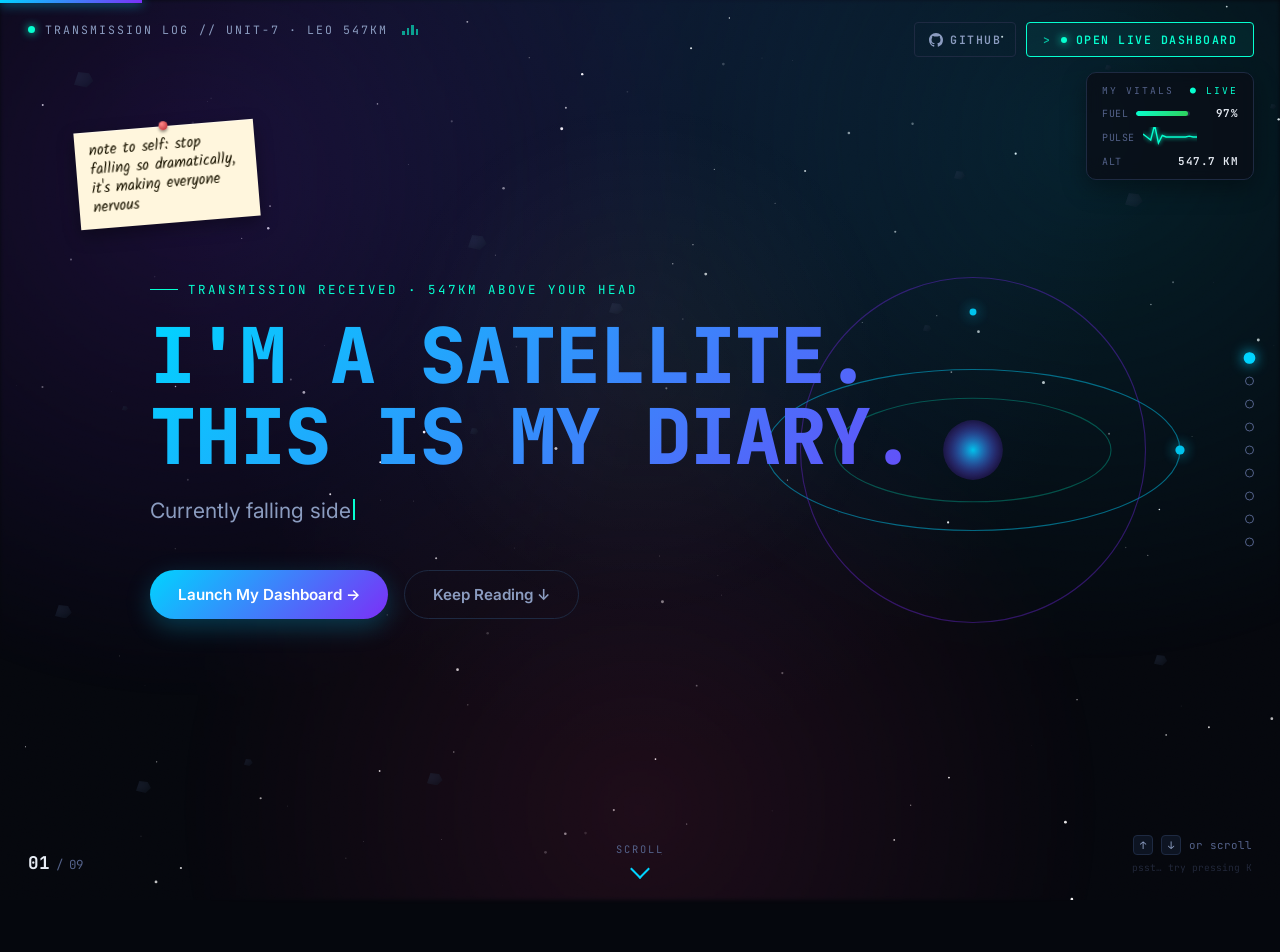
<file: dashboard/landing.html>
<!DOCTYPE html>
<html lang="en">
<head>
<meta charset="UTF-8">
<meta name="viewport" content="width=device-width, initial-scale=1.0">
<title>I Am A Satellite — Orbital Diary</title>
<meta name="description" content="A collision-avoidance system for low Earth orbit, told in the first person by the satellite it keeps alive. Conjunction screening, avoidance burns, and constellation-wide risk optimisation.">
<meta name="theme-color" content="#05070d">
<meta property="og:type" content="website">
<meta property="og:title" content="I Am A Satellite — Orbital Diary">
<meta property="og:description" content="10,000+ roommates, no brakes, and a shot glass of fuel. How one satellite stays in one piece.">
<meta name="twitter:card" content="summary_large_image">
<link rel="icon" href="data:image/svg+xml,<svg xmlns='http://www.w3.org/2000/svg' viewBox='0 0 32 32'><circle cx='16' cy='16' r='5' fill='%2300d4ff'/><ellipse cx='16' cy='16' rx='14' ry='6' fill='none' stroke='%237b2ff7' stroke-width='2'/></svg>">
<link rel="preconnect" href="https://fonts.googleapis.com">
<link rel="preconnect" href="https://fonts.gstatic.com" crossorigin>
<link href="https://fonts.googleapis.com/css2?family=JetBrains+Mono:wght@300;400;500;700;800&amp;family=Inter:wght@300;400;500;600;700;800;900&amp;family=Kalam:wght@400;700&amp;display=swap" rel="stylesheet">
<style>
/* ==========================================================================
   ORBITAL DIARY — told from low Earth orbit, in the first person
   ========================================================================== */
:root{
  --bg:#05070d;
  --bg2:#0a0e17;
  --card:#101828cc;
  --border:#1e2a42;
  --text:#e8edf5;
  --text-dim:#8b9cc0;
  --text-mute:#54628a;
  --blue:#00d4ff;
  --purple:#7b2ff7;
  --cyan:#06ffd0;
  --pink:#ff3d8b;
  --orange:#ff9500;
  --red:#ff2d55;
  --amber:#ffcc66;
  --paper:#fff6dd;
  --grad-main:linear-gradient(135deg,var(--blue),var(--purple));
  --grad-warn:linear-gradient(135deg,var(--orange),var(--red));
  --grad-ok:linear-gradient(135deg,var(--cyan),#30d158);
  --shadow:0 8px 24px rgba(0,0,0,.35);
}
*{margin:0;padding:0;box-sizing:border-box;}
html,body{
  width:100%;height:100%;overflow:hidden;
  background:var(--bg);
  color:var(--text);
  font-family:'Inter',-apple-system,sans-serif;
  -webkit-font-smoothing:antialiased;
  cursor:default;
}
a{color:inherit;}
b{font-weight:700;}

/* ---------- background layers ---------- */
#starfield{position:fixed;inset:0;z-index:0;background:radial-gradient(ellipse at 50% -10%, #0d1730 0%, var(--bg) 60%);}
#stars-canvas{position:fixed;inset:0;z-index:0;}
#fx-canvas{position:fixed;inset:0;z-index:6;pointer-events:none;}
#nebula{
  position:fixed;inset:0;z-index:0;pointer-events:none;
  background:
    radial-gradient(circle at 15% 20%, rgba(123,47,247,0.16), transparent 40%),
    radial-gradient(circle at 85% 15%, rgba(0,212,255,0.12), transparent 40%),
    radial-gradient(circle at 50% 90%, rgba(255,61,139,0.10), transparent 45%);
  filter:blur(2px);
  animation:driftNebula 40s ease-in-out infinite alternate;
}
@keyframes driftNebula{0%{transform:scale(1) translate(0,0);}100%{transform:scale(1.08) translate(-1%,1%);}}

/* subtle film grain — takes the edge off the "rendered" look */
#grain{
  position:fixed;inset:0;z-index:2;pointer-events:none;opacity:.045;
  background-image:url("data:image/svg+xml;utf8,<svg xmlns='http://www.w3.org/2000/svg' width='140' height='140'><filter id='n'><feTurbulence type='fractalNoise' baseFrequency='0.85' numOctaves='2' stitchTiles='stitch'/></filter><rect width='100%25' height='100%25' filter='url(%23n)'/></svg>");
  mix-blend-mode:overlay;
}

/* a soft light that follows the cursor, like someone's reading with you */
#spotlight{
  position:fixed;inset:0;z-index:4;pointer-events:none;
  background:radial-gradient(circle 420px at var(--sx,50%) var(--sy,40%), rgba(255,255,255,0.05), transparent 62%);
}

.debris-field{position:fixed;inset:0;z-index:3;pointer-events:none;overflow:hidden;}
.debris-chunk{
  position:absolute;
  background:linear-gradient(135deg,#3f5273,#182233);
  clip-path:polygon(22% 0%,78% 8%,100% 58%,64% 100%,0% 82%);
  opacity:.32;will-change:transform;
  animation-name:driftChunk;animation-timing-function:linear;animation-iteration-count:infinite;
  box-shadow:0 0 6px rgba(0,0,0,.4) inset;
}
@keyframes driftChunk{
  from{transform:translate(-8vw,-8vh) rotate(0deg);}
  to{transform:translate(112vw,112vh) rotate(380deg);}
}

/* ---------- progress + chrome ---------- */
#progress{position:fixed;top:0;left:0;height:3px;z-index:50;background:var(--grad-main);box-shadow:0 0 12px var(--blue);transition:width .5s cubic-bezier(.6,0,.3,1);}

#brand{
  position:fixed;top:22px;left:28px;z-index:40;
  display:flex;align-items:center;gap:10px;
  font-family:'JetBrains Mono',monospace;letter-spacing:2px;font-size:.72rem;
  color:var(--text-dim);
}
#brand .dot{width:7px;height:7px;border-radius:50%;background:var(--cyan);box-shadow:0 0 8px var(--cyan);animation:pulse 2s ease-in-out infinite;}
@keyframes pulse{0%,100%{opacity:1;}50%{opacity:.35;}}
#brand .bars{display:flex;align-items:flex-end;gap:2px;height:10px;margin-left:4px;}
#brand .bars span{width:2.5px;background:var(--cyan);opacity:.6;animation:barwave 1.2s ease-in-out infinite;}
#brand .bars span:nth-child(1){height:40%;animation-delay:0s;}
#brand .bars span:nth-child(2){height:70%;animation-delay:.15s;}
#brand .bars span:nth-child(3){height:100%;animation-delay:.3s;}
#brand .bars span:nth-child(4){height:55%;animation-delay:.45s;}
@keyframes barwave{0%,100%{opacity:.35;transform:scaleY(.6);}50%{opacity:1;transform:scaleY(1);}}

#counter{
  position:fixed;bottom:26px;left:28px;z-index:40;
  font-family:'JetBrains Mono',monospace;font-size:.78rem;color:var(--text-mute);
  display:flex;align-items:baseline;gap:6px;
}
#counter .cur{color:var(--text);font-size:1.1rem;font-weight:700;}

#dots{
  position:fixed;right:26px;top:50%;transform:translateY(-50%);z-index:40;
  display:flex;flex-direction:column;gap:14px;
}
#dots button{
  width:9px;height:9px;border-radius:50%;border:1.5px solid var(--text-mute);
  background:transparent;cursor:pointer;padding:0;transition:all .3s;
}
#dots button.active{background:var(--blue);border-color:var(--blue);box-shadow:0 0 10px var(--blue);transform:scale(1.3);}

#topNav{
  position:fixed;top:22px;right:26px;z-index:45;
  display:flex;align-items:center;gap:10px;
}
#dashboardLink{
  display:flex;align-items:center;gap:9px;
  font-family:'JetBrains Mono',monospace;font-weight:600;font-size:.72rem;
  letter-spacing:1.5px;text-transform:uppercase;color:var(--cyan);
  text-decoration:none;padding:9px 16px;border-radius:4px;
  background:rgba(6,255,208,.06);border:1px solid var(--cyan);
  box-shadow:0 0 0 rgba(6,255,208,0);
  transition:background .25s, box-shadow .25s, color .25s, transform .2s;
}
#dashboardLink::before{content:'>';opacity:.7;}
#dashboardLink:hover{
  background:rgba(6,255,208,.14);color:#fff;
  box-shadow:0 0 18px rgba(6,255,208,.45);transform:translateY(-1px);
}
#dashboardLink .glow-dot{width:6px;height:6px;border-radius:50%;background:var(--cyan);box-shadow:0 0 8px var(--cyan);animation:pulse 2s ease-in-out infinite;}
#dashboardLink:hover .glow-dot{background:#fff;box-shadow:0 0 8px #fff;}

#githubLink{
  display:flex;align-items:center;gap:7px;
  font-family:'JetBrains Mono',monospace;font-weight:600;font-size:.72rem;
  letter-spacing:1.5px;text-transform:uppercase;color:var(--text-dim);
  text-decoration:none;padding:9px 14px;border-radius:4px;
  background:transparent;border:1px solid var(--border);
  transition:background .25s, border-color .25s, color .25s, transform .2s;
}
#githubLink svg{width:14px;height:14px;fill:currentColor;flex:0 0 auto;}
#githubLink:hover{color:#fff;border-color:var(--text-dim);background:rgba(255,255,255,.05);transform:translateY(-1px);}

#navhint{
  position:fixed;bottom:26px;right:28px;z-index:40;
  font-family:'JetBrains Mono',monospace;font-size:.68rem;color:var(--text-mute);
  display:flex;flex-direction:column;align-items:flex-end;gap:6px;
}
#navhint .row{display:flex;align-items:center;gap:8px;}
.key{border:1px solid var(--border);border-radius:4px;padding:2px 6px;font-size:.65rem;color:var(--text-dim);background:#0d1422;}
.easter-hint{opacity:.35;font-size:.6rem;animation:hintfade 5s ease-in-out infinite;}
@keyframes hintfade{0%,100%{opacity:.15;}50%{opacity:.5;}}

#scrollcue{
  position:fixed;bottom:24px;left:50%;transform:translateX(-50%);z-index:40;
  display:flex;flex-direction:column;align-items:center;gap:6px;
  color:var(--text-mute);font-family:'JetBrains Mono',monospace;font-size:.65rem;letter-spacing:2px;
  opacity:1;transition:opacity .4s;
}
#scrollcue.fade{opacity:0;}
#scrollcue .chev{width:14px;height:14px;border-right:2px solid var(--blue);border-bottom:2px solid var(--blue);transform:rotate(45deg);animation:bounce 1.6s ease-in-out infinite;}
@keyframes bounce{0%,100%{transform:rotate(45deg) translate(0,0);opacity:.4;}50%{transform:rotate(45deg) translate(4px,4px);opacity:1;}}

/* ---------- vitals HUD ---------- */
#vitals{
  position:fixed;top:72px;right:26px;z-index:40;
  background:rgba(10,14,23,.78);border:1px solid var(--border);border-radius:10px;
  padding:11px 15px;backdrop-filter:blur(8px);box-shadow:var(--shadow);
  display:flex;flex-direction:column;gap:7px;min-width:168px;
}
#vitals .vtitle{font-family:'JetBrains Mono',monospace;font-size:.6rem;letter-spacing:2px;color:var(--text-mute);margin-bottom:2px;display:flex;justify-content:space-between;}
#vitals .vtitle .live{color:var(--cyan);}
.vrow{display:flex;align-items:center;gap:8px;font-family:'JetBrains Mono',monospace;font-size:.62rem;color:var(--text-mute);letter-spacing:.5px;}
.vrow b{color:var(--text);font-weight:600;margin-left:auto;font-size:.68rem;white-space:nowrap;}
.vbar{flex:0 0 54px;height:5px;background:#1e2a42;border-radius:3px;overflow:hidden;}
.vbar-fill{height:100%;background:var(--grad-ok);border-radius:3px;transition:width .9s ease;}
#ecgCanvas{display:block;flex:0 0 54px;}

/* ---------- slide mechanics ---------- */
#slides{position:relative;width:100%;height:100%;z-index:10;perspective:1400px;}
.slide{
  position:absolute;inset:0;
  display:flex;align-items:center;justify-content:center;
  padding:76px 8vw;
  /* short viewports (laptops, landscape phones) would otherwise clip the copy */
  overflow-y:auto;overflow-x:hidden;overscroll-behavior:contain;
  scrollbar-width:thin;scrollbar-color:var(--border) transparent;
  opacity:0;
  transform:translateY(60px) scale(.96) rotateX(4deg);
  filter:blur(6px);
  transition:opacity .7s cubic-bezier(.22,1,.36,1), transform .85s cubic-bezier(.22,1,.36,1), filter .7s ease;
  pointer-events:none;
}
.slide.active{opacity:1;transform:translateY(0) scale(1) rotateX(0deg);filter:blur(0);pointer-events:auto;}
.slide.prev{opacity:0;transform:translateY(-60px) scale(.96) rotateX(-4deg);filter:blur(6px);}

/* margin:auto rather than align-items:center — centered flex items can't be
   scrolled back into view once they overflow their container */
.slide-inner{max-width:980px;width:100%;position:relative;z-index:2;margin:auto;}
.slide::-webkit-scrollbar{width:6px;}
.slide::-webkit-scrollbar-thumb{background:var(--border);border-radius:3px;}
.slide::-webkit-scrollbar-track{background:transparent;}
.eyebrow{
  font-family:'JetBrains Mono',monospace;font-size:.78rem;letter-spacing:3px;color:var(--cyan);
  text-transform:uppercase;margin-bottom:18px;display:flex;align-items:center;gap:10px;
  opacity:0;
}
.eyebrow::before{content:'';width:28px;height:1px;background:var(--cyan);display:inline-block;}
.slide.active .eyebrow{animation:riseIn .6s .08s cubic-bezier(.22,1,.36,1) forwards;}

h1.big{
  font-size:clamp(2.2rem,6vw,4.9rem);line-height:1.05;font-weight:800;letter-spacing:-1px;
  background:var(--grad-main);-webkit-background-clip:text;background-clip:text;color:transparent;
  margin-bottom:20px;
}
h1.big .line{display:block;font-family:'JetBrains Mono',monospace;}
h2.title{
  font-size:clamp(1.7rem,3.8vw,3rem);font-weight:800;letter-spacing:-0.5px;margin-bottom:18px;color:var(--text);
  opacity:0;
}
.slide.active h2.title,.slide.active h1.big{animation:riseIn .65s .18s cubic-bezier(.22,1,.36,1) forwards;}
@keyframes riseIn{from{opacity:0;transform:translateY(22px);}to{opacity:1;transform:translateY(0);}}

p.lead{font-size:clamp(1rem,1.55vw,1.24rem);color:var(--text-dim);line-height:1.68;max-width:700px;opacity:0;}
p.lead + p.lead{margin-top:14px;}
p.lead b{color:var(--text);}
.slide.active p.lead{animation:riseIn .6s .3s cubic-bezier(.22,1,.36,1) forwards;}
.tagline{font-size:clamp(1.02rem,1.7vw,1.32rem);color:var(--text-dim);margin-top:10px;font-weight:400;min-height:1.6em;}
.tagline .caret{display:inline-block;width:2px;height:1em;background:var(--cyan);vertical-align:-2px;margin-left:2px;animation:blink 1s step-end infinite;}
@keyframes blink{50%{opacity:0;}}
.footnote{font-size:.85rem;color:var(--text-mute);margin-top:10px;font-style:italic;opacity:0;}
.slide.active .footnote{animation:riseIn .6s .52s cubic-bezier(.22,1,.36,1) forwards;}

/* ---------- handwritten sticky notes (the "human" touch) ---------- */
.sticky{
  position:absolute;
  font-family:'Kalam',cursive;
  color:#1a1400;
  background:var(--paper);
  padding:10px 14px;
  font-size:.92rem;
  line-height:1.3;
  max-width:180px;
  box-shadow:0 6px 16px rgba(0,0,0,.35), 0 1px 0 rgba(255,255,255,.4) inset;
  z-index:5;
  transform:rotate(var(--rot,-3deg));
  transition:transform .3s ease;
  animation:wobble var(--wobble-dur,6s) ease-in-out infinite;
}
/* the wobble keyframes own `transform`, so the hover state has to drop the
   animation entirely for its own transform to apply */
.sticky:hover{animation:none;transform:rotate(0deg) scale(1.04);}
.pin{
  position:absolute;top:-5px;left:50%;transform:translateX(-50%);
  width:9px;height:9px;border-radius:50%;
  background:radial-gradient(circle at 35% 30%, #ff8a8a, #b3222a);
  box-shadow:0 2px 3px rgba(0,0,0,.4);z-index:6;
}
@keyframes wobble{0%,100%{transform:rotate(var(--rot,-3deg));}50%{transform:rotate(calc(var(--rot,-3deg) - 1.4deg)) translateY(-2px);}}

.cta-row{display:flex;gap:16px;margin-top:38px;flex-wrap:wrap;opacity:0;}
.slide.active .cta-row{animation:riseIn .6s .42s cubic-bezier(.22,1,.36,1) forwards;}
.btn{
  font-family:'Inter',sans-serif;font-weight:600;font-size:.95rem;
  padding:14px 28px;border-radius:100px;cursor:pointer;border:none;
  display:inline-flex;align-items:center;gap:10px;text-decoration:none;
  transition:box-shadow .25s, background .25s, transform .2s cubic-bezier(.22,1,.36,1);
  will-change:transform;
}
.btn-primary{background:var(--grad-main);color:#fff;box-shadow:0 8px 24px rgba(0,212,255,0.25);}
.btn-ghost{background:transparent;border:1px solid var(--border);color:var(--text-dim);}

/* stat pills */
.stat-row{display:flex;gap:16px;flex-wrap:wrap;margin-top:34px;opacity:0;}
.slide.active .stat-row{animation:riseIn .6s .42s cubic-bezier(.22,1,.36,1) forwards;}
.stat-pill{
  background:var(--card);border:1px solid var(--border);border-radius:12px;
  padding:18px 22px;min-width:150px;backdrop-filter:blur(6px);
  transition:transform .3s, border-color .3s;
}
.stat-pill:hover{transform:translateY(-4px);border-color:var(--blue);}
.stat-pill .num{font-family:'JetBrains Mono',monospace;font-size:1.7rem;font-weight:700;background:var(--grad-warn);-webkit-background-clip:text;background-clip:text;color:transparent;}
.stat-pill .lbl{font-size:.68rem;color:var(--text-mute);letter-spacing:1px;text-transform:uppercase;margin-top:4px;}

/* chapter number badge */
.chapnum{
  position:absolute;top:-10px;right:0;font-family:'JetBrains Mono',monospace;
  font-size:9rem;font-weight:800;color:transparent;
  -webkit-text-stroke:1.5px var(--border);opacity:.5;z-index:0;line-height:1;
  user-select:none;
}

/* generic tilt wrapper */
.tilt{transition:transform .15s ease-out;transform-style:preserve-3d;will-change:transform;}

/* ==========================================================================
   SLIDE 0 — HERO
   ========================================================================== */
#s0 .orbit-hero{
  position:absolute;right:6%;top:50%;transform:translateY(-50%);
  width:min(38vw,460px);height:min(38vw,460px);z-index:1;opacity:.92;
}
/* the tilt lives on an inner wrapper so it can't clobber the positioning
   transform on .orbit-hero (which the parallax handler also writes to) */
#s0 .orbit-hero > .tilt{width:100%;height:100%;}
.orbit-hero svg{width:100%;height:100%;display:block;}
.ring{fill:none;stroke-width:1;}
.ring1{stroke:var(--blue);opacity:.5;}
.ring2{stroke:var(--purple);opacity:.4;}
.ring3{stroke:var(--cyan);opacity:.3;}
.spin-slow{animation:rotate 40s linear infinite;transform-origin:200px 200px;}
.spin-med{animation:rotate 26s linear infinite reverse;transform-origin:200px 200px;}
.spin-fast{animation:rotate 16s linear infinite;transform-origin:200px 200px;}
@keyframes rotate{from{transform:rotate(0deg);}to{transform:rotate(360deg);}}
.sat-dot{fill:var(--blue);filter:drop-shadow(0 0 6px var(--blue));}
.core-glow{fill:url(#coreGrad);animation:corepulse 2.4s ease-in-out infinite;}
@keyframes corepulse{0%,100%{opacity:.85;}50%{opacity:1;}}

/* ==========================================================================
   SLIDE 1 — THE NEIGHBORHOOD (highway of doom)
   ========================================================================== */
#s1 .lanes{
  position:absolute;inset:0;z-index:0;overflow:hidden;opacity:.5;
}
.lane-dot{
  position:absolute;width:6px;height:6px;border-radius:50%;background:var(--orange);
  box-shadow:0 0 8px var(--orange);
  animation:zoomlane linear infinite;
}
@keyframes zoomlane{from{transform:translateX(-10vw);}to{transform:translateX(110vw);}}

/* ==========================================================================
   SLIDE 2 — orbital mechanics (falling with style)
   ========================================================================== */
.orbit-diagram{width:min(34vw,380px);height:min(34vw,380px);position:relative;}
.orbit-diagram svg{width:100%;height:100%;}
.earth{fill:url(#earthGrad);filter:drop-shadow(0 0 20px rgba(0,212,255,.35));}
.orbit-path{fill:none;stroke:var(--text-mute);stroke-dasharray:4 5;opacity:.6;}
.moving-sat{offset-path:path('M20,110 A90,50 0 1,1 200,110 A90,50 0 1,1 20,110');animation:orbitmove 6s linear infinite;}
@keyframes orbitmove{from{offset-distance:0%;}to{offset-distance:100%;}}

/* ==========================================================================
   SLIDE 3 — screening (needle/haystack)
   ========================================================================== */
.screen-grid{display:grid;grid-template-columns:repeat(12,1fr);gap:8px;width:min(34vw,360px);}
.screen-grid .p{width:9px;height:9px;border-radius:50%;background:var(--text-mute);opacity:.35;transition:all .6s;}
.screen-grid .p.flag{background:var(--red);opacity:1;box-shadow:0 0 10px var(--red);animation:flagpulse 1.4s ease-in-out infinite;}
@keyframes flagpulse{0%,100%{transform:scale(1);}50%{transform:scale(1.6);}}

/* ==========================================================================
   SLIDE 4 — avoidance burn (tiny nudge)
   ========================================================================== */
.burn-diagram svg{width:100%;height:100%;}
.path-before{stroke:var(--text-mute);stroke-dasharray:5 5;fill:none;}
.path-after{stroke:var(--cyan);fill:none;stroke-dasharray:400;stroke-dashoffset:400;animation:draw 3s ease forwards infinite;}
@keyframes draw{0%{stroke-dashoffset:400;}60%{stroke-dashoffset:0;}100%{stroke-dashoffset:0;}}
.flame{animation:flick 0.4s ease-in-out infinite alternate;}
@keyframes flick{from{opacity:.6;transform:scale(.9);}to{opacity:1;transform:scale(1.15);}}

/* ==========================================================================
   SLIDE 5 — damage minimization (fragment burst)
   ========================================================================== */
.burst-wrap{width:min(30vw,320px);height:min(30vw,320px);position:relative;}
.burst-core{position:absolute;top:50%;left:50%;width:14px;height:14px;margin:-7px;border-radius:50%;background:var(--red);box-shadow:0 0 20px var(--red);animation:corepulse 1.6s ease-in-out infinite;}
.frag{position:absolute;top:50%;left:50%;width:4px;height:4px;border-radius:50%;background:var(--orange);animation:fly 2.2s ease-out infinite;}
@keyframes fly{0%{transform:translate(0,0) scale(1);opacity:1;}100%{transform:translate(var(--tx),var(--ty)) scale(.3);opacity:0;}}

/* ==========================================================================
   SLIDE 6 — risk graph (ranked among many)
   ========================================================================== */
.graph-wrap svg{width:100%;height:100%;}
.gnode{fill:var(--bg2);stroke:var(--blue);stroke-width:1.5;filter:drop-shadow(0 0 6px rgba(0,212,255,.5));}
.gnode.hot{stroke:var(--red);filter:drop-shadow(0 0 8px rgba(255,45,85,.7));}
.gedge{stroke:var(--purple);stroke-width:1;opacity:.5;animation:edgepulse 3s ease-in-out infinite;}
@keyframes edgepulse{0%,100%{opacity:.25;}50%{opacity:.7;}}

/* ==========================================================================
   SLIDE 7 — dashboard preview mockup
   ========================================================================== */
.mock{
  background:var(--card);border:1px solid var(--border);border-radius:14px;
  padding:20px;width:min(38vw,420px);backdrop-filter:blur(8px);
  box-shadow:0 20px 60px rgba(0,0,0,.5);
}
.mock-bar{height:8px;border-radius:4px;background:linear-gradient(90deg,var(--blue),var(--purple));margin:8px 0;animation:barfill 2.4s ease-in-out infinite alternate;}
@keyframes barfill{from{width:30%;}to{width:85%;}}
.mock-row{display:flex;justify-content:space-between;align-items:center;font-family:'JetBrains Mono',monospace;font-size:.72rem;color:var(--text-mute);margin-bottom:6px;}
.mock-chip{padding:2px 8px;border-radius:10px;font-size:.6rem;background:rgba(6,255,208,.12);color:var(--cyan);border:1px solid rgba(6,255,208,.3);}
.mock-caption{font-size:.72rem;color:var(--text-mute);font-style:italic;margin-top:12px;}

/* ==========================================================================
   SLIDE 8 — final CTA
   ========================================================================== */
#s8 .slide-inner{text-align:center;display:flex;flex-direction:column;align-items:center;}
#s8 p.lead{max-width:640px;margin:0 auto;}
.orbit-final{position:absolute;inset:0;z-index:0;display:flex;align-items:center;justify-content:center;opacity:.25;}
.orbit-final .ring{width:70vh;height:70vh;border:1px solid var(--border);border-radius:50%;position:absolute;animation:rotate 60s linear infinite;}
.orbit-final .ring2{width:50vh;height:50vh;animation:rotate 40s linear infinite reverse;}

/* ---------- Kessler easter egg overlay ---------- */
#kessler-alert{
  position:fixed;inset:0;z-index:70;pointer-events:none;
  display:flex;align-items:center;justify-content:center;flex-direction:column;gap:10px;
  background:radial-gradient(circle at 50% 50%, rgba(255,45,85,.28), rgba(5,7,13,.85) 70%);
  opacity:0;transition:opacity .25s ease;
  text-align:center;
}
#kessler-alert.show{opacity:1;}
#kessler-alert h3{
  font-family:'JetBrains Mono',monospace;font-size:clamp(1.4rem,4vw,2.6rem);font-weight:800;color:var(--red);
  text-shadow:0 0 24px rgba(255,45,85,.8);letter-spacing:1px;
}
#kessler-alert p{font-family:'JetBrains Mono',monospace;color:var(--text-dim);font-size:.85rem;letter-spacing:1px;}

/* ---------- achievement toast + confetti ---------- */
#toast{
  position:fixed;bottom:70px;left:50%;transform:translate(-50%,20px);z-index:60;
  background:var(--card);border:1px solid var(--border);border-radius:12px;
  padding:14px 22px;display:flex;align-items:center;gap:12px;
  box-shadow:0 16px 40px rgba(0,0,0,.5);backdrop-filter:blur(8px);
  opacity:0;transition:opacity .4s, transform .4s;pointer-events:none;
}
#toast.show{opacity:1;transform:translate(-50%,0);}
#toast .emoji{font-size:1.4rem;}
#toast .ttext b{display:block;font-size:.85rem;color:var(--text);}
#toast .ttext span{font-size:.72rem;color:var(--text-mute);}

.confetti-piece{
  position:fixed;top:-20px;z-index:60;pointer-events:none;
  width:8px;height:14px;opacity:.9;
  animation:confettiFall linear forwards;
}
@keyframes confettiFall{
  to{transform:translateY(108vh) rotate(720deg);opacity:0;}
}

@media (max-width:760px){
  .orbit-hero,.orbit-diagram,.screen-grid,.burn-diagram,.burst-wrap,.graph-wrap,.mock{display:none;}
  .slide{padding:70px 6vw;}
  #vitals,#navhint{display:none;}
  #brand .meta{display:none;}
  #dots{right:14px;gap:11px;}
  .sticky{display:none;}
  #topNav{gap:6px;}
  #githubLink{padding:9px 10px;}
  #githubLink .gh-label{display:none;}
  #dashboardLink{padding:9px 12px;font-size:.62rem;}
}

/* short viewports: tighten everything before it has to scroll */
@media (max-height:720px){
  .slide{padding:60px 8vw;}
  h1.big{font-size:clamp(1.9rem,4.4vw,3.2rem);margin-bottom:14px;}
  h2.title{font-size:clamp(1.4rem,2.8vw,2.1rem);margin-bottom:12px;}
  p.lead{font-size:clamp(.92rem,1.2vw,1.04rem);line-height:1.55;}
  .cta-row,.stat-row{margin-top:20px;}
  .stat-pill{padding:12px 16px;min-width:128px;}
  .stat-pill .num{font-size:1.3rem;}
  .chapnum{font-size:6rem;}
}

/* respect the OS-level motion preference: keep the layout, drop the motion */
@media (prefers-reduced-motion:reduce){
  *,*::before,*::after{
    animation-duration:.001ms !important;
    animation-iteration-count:1 !important;
    transition-duration:.001ms !important;
  }
  .slide{transform:none !important;filter:none !important;}
  #nebula,#grain,#spotlight,.debris-field,#fx-canvas{display:none;}
  .eyebrow,h1.big,h2.title,p.lead,.footnote,.cta-row,.stat-row{opacity:1;}
  .sticky{animation:none;}
}
</style>
<noscript>
<style>
/* no script means no slide machinery — fall back to one long scrolling page */
html,body{height:auto;overflow:auto;}
#slides{height:auto;}
.slide{position:relative;inset:auto;min-height:100vh;overflow:visible;opacity:1;transform:none;filter:none;pointer-events:auto;}
.eyebrow,h1.big,h2.title,p.lead,.footnote,.cta-row,.stat-row{opacity:1;animation:none;}
#dots,#scrollcue,#navhint,#counter,#progress,#vitals{display:none;}
</style>
</noscript>
</head>
<body>

<div id="starfield"></div>
<canvas id="stars-canvas"></canvas>
<div id="nebula"></div>
<div class="debris-field" id="debrisField"></div>
<canvas id="fx-canvas"></canvas>
<div id="grain"></div>
<div id="spotlight"></div>

<div id="progress"></div>
<div id="brand"><span class="dot"></span> TRANSMISSION LOG <span class="meta">// UNIT-7 &middot; LEO 547KM</span> <span class="bars"><span></span><span></span><span></span><span></span></span></div>
<div id="topNav">
  <a id="githubLink" href="https://github.com/annu12340/satellite-collision" target="_blank" rel="noopener noreferrer" aria-label="View source on GitHub">
    <svg viewBox="0 0 16 16" aria-hidden="true"><path d="M8 0C3.58 0 0 3.58 0 8c0 3.54 2.29 6.53 5.47 7.59.4.07.55-.17.55-.38 0-.19-.01-.82-.01-1.49-2.01.37-2.53-.49-2.69-.94-.09-.23-.48-.94-.82-1.13-.28-.15-.68-.52-.01-.53.63-.01 1.08.58 1.23.82.72 1.21 1.87.87 2.33.66.07-.52.28-.87.51-1.07-1.78-.2-3.64-.89-3.64-3.95 0-.87.31-1.59.82-2.15-.08-.2-.36-1.02.08-2.12 0 0 .67-.21 2.2.82.64-.18 1.32-.27 2-.27.68 0 1.36.09 2 .27 1.53-1.04 2.2-.82 2.2-.82.44 1.1.16 1.92.08 2.12.51.56.82 1.27.82 2.15 0 3.07-1.87 3.75-3.65 3.95.29.25.54.73.54 1.48 0 1.07-.01 1.93-.01 2.2 0 .21.15.46.55.38A8.01 8.01 0 0 0 16 8c0-4.42-3.58-8-8-8Z"/></svg>
    <span class="gh-label">GitHub</span>
  </a>
  <a id="dashboardLink" href="maneuver-viz.html"><span class="glow-dot"></span> Open Live Dashboard</a>
</div>

<div id="vitals">
  <div class="vtitle"><span>MY VITALS</span><span class="live">&#9679; LIVE</span></div>
  <div class="vrow"><span>FUEL</span><div class="vbar"><div class="vbar-fill" id="fuelFill" style="width:97%"></div></div><b id="fuelPct">97%</b></div>
  <div class="vrow"><span>PULSE</span><canvas id="ecgCanvas" width="54" height="20"></canvas></div>
  <div class="vrow"><span>ALT</span><b id="altVal">547.3 KM</b></div>
</div>

<div id="counter"><span class="cur" id="cur-n">01</span> / <span id="tot-n">09</span></div>
<div id="dots"></div>
<div id="navhint">
  <div class="row"><span class="key">&#8593;</span><span class="key">&#8595;</span> or scroll</div>
  <div class="easter-hint">psst&hellip; try pressing K</div>
</div>
<div id="scrollcue"><span>SCROLL</span><span class="chev"></span></div>

<div id="kessler-alert">
  <h3>&#9888; KESSLER SYNDROME AVOIDED &#9888;</h3>
  <p>(THIS TIME. YOU'RE WELCOME. — UNIT-7)</p>
</div>
<div id="toast"><span class="emoji">&#127942;</span><span class="ttext"><b>ACHIEVEMENT UNLOCKED</b><span>Survived the entire orbit without becoming debris</span></span></div>

<div id="slides">

  <!-- ============ SLIDE 0 : HERO ============ -->
  <!-- starts `active` in the markup so the page still reads if the script never runs -->
  <section class="slide active" id="s0">
    <div class="orbit-hero">
     <div class="tilt">
      <svg viewBox="0 0 400 400">
        <defs>
          <radialGradient id="coreGrad" cx="50%" cy="50%" r="50%">
            <stop offset="0%" stop-color="#00d4ff"/>
            <stop offset="100%" stop-color="#7b2ff7" stop-opacity="0.2"/>
          </radialGradient>
        </defs>
        <circle class="core-glow" cx="200" cy="200" r="26"/>
        <g class="spin-slow"><ellipse class="ring ring1" cx="200" cy="200" rx="180" ry="70"/></g>
        <g class="spin-med"><ellipse class="ring ring2" cx="200" cy="200" rx="150" ry="150"/></g>
        <g class="spin-fast"><ellipse class="ring ring3" cx="200" cy="200" rx="120" ry="45"/></g>
        <g class="spin-slow"><circle class="sat-dot" cx="380" cy="200" r="4"/></g>
        <g class="spin-fast"><circle class="sat-dot" cx="200" cy="80" r="3"/></g>
      </svg>
     </div>
    </div>
    <div class="slide-inner">
      <div class="eyebrow">Transmission received &middot; 547km above your head</div>
      <h1 class="big" id="heroTitle">
        <span class="line" data-text="I'M A SATELLITE.">I'M A SATELLITE.</span>
        <span class="line" data-text="THIS IS MY DIARY.">THIS IS MY DIARY.</span>
      </h1>
      <p class="tagline" id="heroTag">Currently falling sideways at 7.8 km/s so I don't hit the ground. It's fine. Everything's fine.</p>
      <div class="cta-row">
        <a class="btn btn-primary" href="maneuver-viz.html">Launch My Dashboard &#8594;</a>
        <a class="btn btn-ghost" href="#" onclick="goTo(1);return false;">Keep Reading &#8595;</a>
      </div>
    </div>
    <div class="sticky" style="top:14%;left:6%;--rot:-4deg;"><div class="pin"></div>note to self: stop falling so dramatically, it's making everyone nervous</div>
  </section>

  <!-- ============ SLIDE 1 : THE NEIGHBORHOOD ============ -->
  <section class="slide" id="s1">
    <div class="lanes" id="lanes"></div>
    <div class="slide-inner">
      <div class="chapnum">00</div>
      <div class="eyebrow">Where I Live</div>
      <h2 class="title">Nobody warned me about the traffic</h2>
      <p class="lead">I share this neighborhood with <b>10,000+</b> tracked objects big enough to end me &mdash; plus a few hundred thousand too small for anyone to see coming.</p>
      <p class="lead">None of us have brakes. None of us have turn signals. None of us have ever said sorry.</p>
      <p class="lead">We're all doing about <b>28,000&nbsp;km/h</b>, and my entire fuel budget for my <b>whole life</b> would barely fill a shot glass.</p>
      <p class="lead">If someone clips me up here, I don't dent &mdash; I confetti. And then my confetti threatens everyone else's confetti.</p>
      <p class="lead">Forever.</p>
      <div class="stat-row">
        <div class="stat-pill"><div class="num">10,000+</div><div class="lbl">Tracked Roommates</div></div>
        <div class="stat-pill"><div class="num">15 km/s</div><div class="lbl">Combined Closing Speed</div></div>
        <div class="stat-pill"><div class="num">~50M</div><div class="lbl">Ways This Goes Wrong</div></div>
        <div class="stat-pill"><div class="num">25 m/s</div><div class="lbl">My Entire Fuel Budget</div></div>
      </div>
    </div>
    <div class="sticky" style="bottom:10%;right:8%;--rot:3deg;"><div class="pin"></div>merging onto a highway w/ no exits since 1957</div>
  </section>

  <!-- ============ SLIDE 2 : ORBITAL MECHANICS ============ -->
  <section class="slide" id="s2">
    <div class="slide-inner" style="display:flex;align-items:center;gap:6vw;">
      <div>
        <div class="chapnum">01</div>
        <div class="eyebrow">Chapter 1 &mdash; orbital_mechanics.py</div>
        <h2 class="title">A secret nobody tells you about orbit</h2>
        <p class="lead">I'm not "flying."</p>
        <p class="lead">I'm <b>falling</b> &mdash; sideways, fast enough that I keep missing the ground, forever. That's the whole trick.</p>
        <p class="lead">Meanwhile Earth's lumpy equator keeps tugging at me sideways, sunlight leans on me like a slow-motion bully, and thin wisps of leftover atmosphere quietly sand down my orbit.</p>
        <p class="lead">My operators are never <i>quite</i> sure exactly where I am, either.</p>
        <p class="lead">Comforting.</p>
        <p class="footnote">"Falling with style." &mdash; me, misquoting a movie about a toy astronaut.</p>
      </div>
      <div class="orbit-diagram tilt">
        <svg viewBox="0 0 220 220">
          <defs>
            <radialGradient id="earthGrad" cx="35%" cy="35%" r="65%">
              <stop offset="0%" stop-color="#1e5a8a"/>
              <stop offset="100%" stop-color="#0a1e33"/>
            </radialGradient>
          </defs>
          <ellipse class="orbit-path" cx="110" cy="110" rx="90" ry="50"/>
          <circle class="earth" cx="110" cy="110" r="22"/>
          <circle class="sat-dot moving-sat" cx="0" cy="0" r="5"/>
        </svg>
      </div>
    </div>
  </section>

  <!-- ============ SLIDE 3 : CONJUNCTION SCREENING ============ -->
  <section class="slide" id="s3">
    <div class="slide-inner" style="display:flex;align-items:center;gap:6vw;">
      <div class="screen-grid tilt" id="screenGrid"></div>
      <div>
        <div class="chapnum">02</div>
        <div class="eyebrow">Chapter 2 &mdash; conjunction.py</div>
        <h2 class="title">The one who watches my back</h2>
        <p class="lead">I don't have eyes. I can't see the other 10,000+ tracked objects sharing this orbit with me.</p>
        <p class="lead">What I do have is a very patient algorithm, quietly ruling out ~50 million boring pairings in microseconds, then running the real math &mdash; the actual probability-of-collision integral, the one real operators trust &mdash; on the handful that matter.</p>
        <p class="lead">Cross <b>1-in-10,000</b> odds and it doesn't panic.</p>
        <p class="lead">It just gets to work.</p>
      </div>
    </div>
  </section>

  <!-- ============ SLIDE 4 : AVOIDANCE ============ -->
  <section class="slide" id="s4">
    <div class="slide-inner" style="display:flex;align-items:center;gap:6vw;">
      <div>
        <div class="chapnum">03</div>
        <div class="eyebrow">Chapter 3 &mdash; avoidance.py</div>
        <h2 class="title">The world's smallest emergency brake</h2>
        <p class="lead">I don't have brakes. I don't have a steering wheel.</p>
        <p class="lead">I have about <b>25 m/s</b> of fuel for my entire operational life &mdash; a shot glass, not a gas tank.</p>
        <p class="lead">So when a burn gets called, it's not dramatic. It's a whisper, days ahead of time, and I let orbital mechanics do the dramatic part for me.</p>
        <p class="lead">A tiny nudge now beats a desperate shove later. Every single time.</p>
      </div>
      <div class="burn-diagram tilt" style="width:min(30vw,320px);height:220px;">
        <svg viewBox="0 0 300 200">
          <path class="path-before" d="M10,180 Q150,150 290,20"/>
          <path class="path-after" d="M10,180 Q150,190 290,180"/>
          <circle class="flame" cx="10" cy="180" r="6" fill="#ff9500"/>
        </svg>
      </div>
    </div>
  </section>

  <!-- ============ SLIDE 5 : DAMAGE MINIMIZATION ============ -->
  <section class="slide" id="s5">
    <div class="slide-inner" style="display:flex;align-items:center;gap:6vw;">
      <div class="burst-wrap tilt" id="burstWrap">
        <div class="burst-core"></div>
      </div>
      <div>
        <div class="chapnum">04</div>
        <div class="eyebrow">Chapter 4 &mdash; damage_minimization.py</div>
        <h2 class="title">If I can't dodge, I at least get to choose</h2>
        <p class="lead">Sometimes the warning comes too late. Sometimes the tank's already empty.</p>
        <p class="lead">That's when the question stops being "can we avoid this" and becomes "how do we make this suck less."</p>
        <p class="lead">Turn edge-on instead of flat-on. Aim for a glancing sideswipe instead of a bullseye.</p>
        <p class="lead">Bias the wreckage toward an altitude where the atmosphere cleans it up in months, not centuries.</p>
        <p class="lead">It's the closest thing I get to planning my own funeral.</p>
      </div>
    </div>
  </section>

  <!-- ============ SLIDE 6 : RISK OPTIMIZER ============ -->
  <section class="slide" id="s6">
    <div class="slide-inner" style="display:flex;align-items:center;gap:6vw;">
      <div>
        <div class="chapnum">05</div>
        <div class="eyebrow">Chapter 5 &mdash; risk_optimizer.py</div>
        <h2 class="title">Turns out I'm one of many problems</h2>
        <p class="lead">Humbling discovery: I'm not the only satellite having a bad day.</p>
        <p class="lead">There are hundreds of us, all sharing the same finite fuel and attention, all tangled together &mdash; dodge one thing and you might steer straight into another.</p>
        <p class="lead">So the system stops thinking about just me and starts treating the whole constellation as one risk network, hunting for the single move that defuses an entire cluster at once.</p>
        <p class="lead">It borrows the algorithm that beat humans at Go.</p>
        <p class="lead">I try not to take it personally that I'm currently a chess piece.</p>
      </div>
      <div class="graph-wrap tilt" style="width:min(32vw,340px);height:260px;">
        <svg viewBox="0 0 300 240" id="graphSvg"></svg>
      </div>
    </div>
  </section>

  <!-- ============ SLIDE 7 : DASHBOARD ============ -->
  <section class="slide" id="s7">
    <div class="slide-inner" style="display:flex;align-items:center;gap:6vw;">
      <div>
        <div class="chapnum">06</div>
        <div class="eyebrow">Chapter 6 &mdash; the dashboard</div>
        <h2 class="title">Someone is finally watching</h2>
        <p class="lead">All of this &mdash; my falling, my near-misses, my fuel anxiety &mdash; gets rendered live: 3D orbit views, risk timelines, debris breakdowns, and an AI narrator that turns my raw panic numbers into something a human can read on their worst day, without a physics degree.</p>
        <p class="lead">It's nice to be seen.</p>
        <div class="cta-row"><a class="btn btn-primary" href="maneuver-viz.html">Open My Live Dashboard &#8594;</a></div>
      </div>
      <div class="mock tilt">
        <div class="mock-row"><span>RISK EVOLUTION &middot; 10YR</span><span class="mock-chip">LIVE</span></div>
        <div class="mock-bar" style="width:70%"></div>
        <div class="mock-bar" style="width:45%;animation-delay:.3s;"></div>
        <div class="mock-bar" style="width:85%;animation-delay:.6s;"></div>
        <div class="mock-row" style="margin-top:14px;"><span>KESSLER INDEX</span><span style="color:var(--orange)">MODERATE</span></div>
        <div class="mock-row"><span>ACTIVE CONJUNCTIONS</span><span style="color:var(--red)">14</span></div>
        <div class="mock-caption">&hellip;and yes, I can see my own stats now. Weird flex, but okay.</div>
      </div>
    </div>
  </section>

  <!-- ============ SLIDE 8 : FINAL CTA ============ -->
  <section class="slide" id="s8">
    <div class="orbit-final"><div class="ring"></div><div class="ring ring2"></div></div>
    <div class="slide-inner">
      <div class="eyebrow" style="justify-content:center;">Epilogue</div>
      <h2 class="title">Still here. You're welcome.</h2>
      <p class="lead">Most tools react to one collision alert at a time &mdash; whack-a-mole with rocket fuel.</p>
      <p class="lead">This one runs my fuel and risk like an actual budget, before this whole neighborhood turns into a demolition derby that never, ever ends.</p>
      <p class="lead">I'd like to stay in one piece. Preferably in this exact shape.</p>
      <p class="lead">Preferably today.</p>
      <div class="cta-row" style="justify-content:center;">
        <a class="btn btn-primary" href="maneuver-viz.html">Launch My Dashboard &#8594;</a>
        <a class="btn btn-ghost" href="#" onclick="goTo(0);return false;">Read My Diary Again</a>
      </div>
      <p class="footnote" style="margin-top:22px;">
        Want to learn more about the science? <a href="science.html" style="color:var(--cyan);text-decoration:underline;">Click here.</a>
        Curious about the architecture? <a href="architecture.html" style="color:var(--cyan);text-decoration:underline;">Details here.</a>
        Prefer the raw docs? <a href="/docs" style="color:var(--cyan);text-decoration:underline;">Read them here.</a>
      </p>
    </div>
  </section>

</div>

<script>
(function(){
  const reduceMotion = window.matchMedia('(prefers-reduced-motion: reduce)');
  const slides = Array.from(document.querySelectorAll('.slide'));
  const total = slides.length;
  const dotsWrap = document.getElementById('dots');
  const progress = document.getElementById('progress');
  const curN = document.getElementById('cur-n');
  const totN = document.getElementById('tot-n');
  const scrollcue = document.getElementById('scrollcue');
  totN.textContent = String(total).padStart(2,'0');

  // app.js fetches root-absolute /api/* paths, so index.html is useless unless
  // the Flask server is serving it — a file:// copy resolves those to file:///api.
  if(location.protocol === 'file:'){
    document.querySelectorAll('a[href="index.html"]').forEach(a=>{
      a.href = 'http://localhost:8050/';
    });
  }

  slides.forEach((s,i)=>{
    const b = document.createElement('button');
    // use each slide's own eyebrow/heading text as the tooltip, so the
    // dots nav tells you where you're jumping to instead of just "slide N"
    const eyebrowText = s.querySelector('.eyebrow')?.textContent.trim();
    const titleText = s.querySelector('h1.big, h2.title')?.textContent.trim();
    const label = eyebrowText || titleText || ('Slide '+(i+1));
    b.title = label;
    b.setAttribute('aria-label','Go to: '+label);
    b.addEventListener('click',()=>goTo(i));
    dotsWrap.appendChild(b);
  });
  const dotEls = Array.from(dotsWrap.children);

  // deep links: #s3 opens on slide 4
  function slideFromHash(){
    const m = /^#s(\d+)$/.exec(location.hash || '');
    if(!m) return 0;
    return Math.max(0, Math.min(total-1, parseInt(m[1], 10)));
  }

  let idx = slideFromHash();
  let locked = null;
  let reachedEnd = false;

  function render(){
    slides.forEach((s,i)=>{
      s.classList.remove('active','prev');
      if(i===idx) s.classList.add('active');
      else if(i<idx) s.classList.add('prev');
      // keeps links on off-screen slides out of the tab order
      s.inert = (i !== idx);
      s.setAttribute('aria-hidden', i !== idx ? 'true' : 'false');
      if(i !== idx) s.scrollTop = 0;
    });
    dotEls.forEach((d,i)=>{
      d.classList.toggle('active', i===idx);
      d.setAttribute('aria-current', i===idx ? 'true' : 'false');
    });
    progress.style.width = ((idx+1)/total*100)+'%';
    curN.textContent = String(idx+1).padStart(2,'0');
    scrollcue.classList.toggle('fade', idx>0);
    if(idx===total-1 && !reachedEnd){
      reachedEnd = true;
      setTimeout(()=>{ launchConfetti(); showToast(); }, 500);
    }
  }

  window.goTo = function(i){
    const target = Math.max(0, Math.min(total-1, i));
    if(target === idx) return;
    idx = target;
    // replaceState, not location.hash — otherwise every slide is a history entry
    history.replaceState(null, '', '#s'+idx);
    render();
  };

  window.addEventListener('hashchange', ()=>{
    const h = slideFromHash();
    if(h !== idx){ idx = h; render(); }
  });

  function next(){ if(idx<total-1) window.goTo(idx+1); }
  function prev(){ if(idx>0) window.goTo(idx-1); }

  // on a short viewport the active slide scrolls internally; only hand the
  // gesture to the deck once that scroll has bottomed out
  function canScrollWithin(dir){
    const s = slides[idx];
    const slack = s.scrollHeight - s.clientHeight;
    if(slack <= 2) return false;
    return dir > 0 ? s.scrollTop < slack - 2 : s.scrollTop > 2;
  }

  function scrollWithin(dir, page){
    const s = slides[idx];
    s.scrollBy({top: dir * (page ? s.clientHeight*0.8 : 120), behavior:'smooth'});
  }

  window.addEventListener('keydown', e=>{
    if(e.metaKey || e.ctrlKey || e.altKey) return;
    // space belongs to whatever control has focus
    const focused = document.activeElement;
    if(e.key===' ' && focused && focused.closest('button, a, input, textarea, select')) return;

    const down = ['ArrowDown','PageDown',' '].includes(e.key);
    const up = ['ArrowUp','PageUp'].includes(e.key);
    if(down || up){
      const dir = down ? 1 : -1;
      e.preventDefault();
      if(canScrollWithin(dir)) scrollWithin(dir, e.key!=='ArrowDown' && e.key!=='ArrowUp');
      else if(down) next(); else prev();
      return;
    }
    if(e.key==='Home') window.goTo(0);
    if(e.key==='End') window.goTo(total-1);
    if(e.key==='k' || e.key==='K'){ triggerKessler(); }
  });

  window.addEventListener('wheel', e=>{
    if(Math.abs(e.deltaY) <= 10) return;
    if(canScrollWithin(Math.sign(e.deltaY))) return;
    // reset on every event, so trackpad momentum can't leak through the gap
    // and skip a slide once the previous lock expires
    const wasLocked = locked !== null;
    clearTimeout(locked);
    locked = setTimeout(()=>{ locked = null; }, 500);
    if(wasLocked) return;
    if(e.deltaY>0) next(); else prev();
  }, {passive:true});

  // touch swipe
  let touchY = null;
  window.addEventListener('touchstart', e=>{ touchY = e.touches[0].clientY; }, {passive:true});
  window.addEventListener('touchend', e=>{
    if(touchY===null) return;
    const dy = touchY - e.changedTouches[0].clientY;
    touchY = null;
    if(Math.abs(dy) <= 40) return;
    if(canScrollWithin(Math.sign(dy))) return;
    if(dy>0) next(); else prev();
  }, {passive:true});

  render();

  // ---------------- spotlight + tiny imperfections (feels less machine-made) ----------------
  const spotlight = document.getElementById('spotlight');
  if(!reduceMotion.matches){
    window.addEventListener('mousemove', e=>{
      spotlight.style.setProperty('--sx', e.clientX+'px');
      spotlight.style.setProperty('--sy', e.clientY+'px');
    });
  }

  // give every sticky note a tiny random extra tilt + slow idle wobble, like paper actually would.
  // both go through custom properties so the stylesheet keeps ownership of `animation`
  // and the :hover rule can still cancel it.
  document.querySelectorAll('.sticky').forEach(note=>{
    const base = parseFloat(note.style.getPropertyValue('--rot')) || 0;
    note.style.setProperty('--rot', (base + (Math.random()*2-1))+'deg');
    note.style.setProperty('--wobble-dur', (5+Math.random()*3)+'s');
  });

  // ---------------- decorative generative bits ----------------

  // highway lane dots (slide 1)
  const lanes = document.getElementById('lanes');
  for(let i=0;i<26;i++){
    const d = document.createElement('div');
    d.className='lane-dot';
    d.style.top = (Math.random()*100)+'%';
    d.style.animationDuration = (2+Math.random()*4)+'s';
    d.style.animationDelay = (Math.random()*4)+'s';
    d.style.opacity = 0.3+Math.random()*0.7;
    lanes.appendChild(d);
  }

  // screening grid (slide 3): many dots, a few "flagged"
  const grid = document.getElementById('screenGrid');
  const flaggedIdx = new Set([7,19,33,41,58,66]);
  for(let i=0;i<72;i++){
    const d = document.createElement('div');
    d.className = 'p'+(flaggedIdx.has(i)?' flag':'');
    if(flaggedIdx.has(i)) d.style.animationDelay=(Math.random()*1.4)+'s';
    grid.appendChild(d);
  }

  // fragment burst (slide 5)
  const burstWrap = document.getElementById('burstWrap');
  for(let i=0;i<22;i++){
    const f = document.createElement('div');
    f.className='frag';
    const ang = Math.random()*Math.PI*2;
    const dist = 60+Math.random()*100;
    f.style.setProperty('--tx', (Math.cos(ang)*dist)+'px');
    f.style.setProperty('--ty', (Math.sin(ang)*dist)+'px');
    f.style.animationDelay = (Math.random()*2.2)+'s';
    f.style.background = Math.random()>0.5 ? 'var(--orange)':'var(--red)';
    burstWrap.appendChild(f);
  }

  // risk graph (slide 6): small node/edge network
  const graphSvg = document.getElementById('graphSvg');
  const nodes = [[40,40],[150,20],[260,50],[70,130],[180,110],[250,180],[110,210]];
  const edges = [[0,1],[1,2],[0,3],[1,4],[2,4],[3,6],[4,5],[4,6],[2,5]];
  const hotNodes = new Set([1,4]);
  edges.forEach(([a,b])=>{
    const [x1,y1]=nodes[a], [x2,y2]=nodes[b];
    const line = document.createElementNS('http://www.w3.org/2000/svg','line');
    line.setAttribute('x1',x1);line.setAttribute('y1',y1);
    line.setAttribute('x2',x2);line.setAttribute('y2',y2);
    line.setAttribute('class','gedge');
    line.style.animationDelay = (Math.random()*2)+'s';
    graphSvg.appendChild(line);
  });
  nodes.forEach(([x,y],i)=>{
    const c = document.createElementNS('http://www.w3.org/2000/svg','circle');
    c.setAttribute('cx',x);c.setAttribute('cy',y);c.setAttribute('r', hotNodes.has(i)?9:6);
    c.setAttribute('class','gnode'+(hotNodes.has(i)?' hot':''));
    graphSvg.appendChild(c);
  });

  // debris field: slow drifting chunks across the whole page
  const debrisField = document.getElementById('debrisField');
  for(let i=0;i<16;i++){
    const c = document.createElement('div');
    c.className='debris-chunk';
    const size = 6+Math.random()*14;
    c.style.width = size+'px';
    c.style.height = (size*0.8)+'px';
    c.style.top = (Math.random()*100)+'%';
    c.style.left = (Math.random()*100)+'%';
    c.style.animationDuration = (28+Math.random()*40)+'s';
    c.style.animationDelay = (-Math.random()*60)+'s';
    debrisField.appendChild(c);
  }

  // ---------------- hero entrance: scramble + typewriter ----------------
  const CHARS = 'ABCDEFGHIJKLMNOPQRSTUVWXYZ0123456789#%&*+';
  function scramble(el, finalText, duration){
    const start = performance.now();
    function frame(now){
      const p = Math.min(1, (now-start)/duration);
      let out = '';
      for(let i=0;i<finalText.length;i++){
        const ch = finalText[i];
        if(ch===' '){ out+=' '; continue; }
        const charP = p*finalText.length - i;
        out += (charP>1) ? ch : CHARS[Math.floor(Math.random()*CHARS.length)];
      }
      el.textContent = out;
      if(p<1) requestAnimationFrame(frame);
      else el.textContent = finalText;
    }
    requestAnimationFrame(frame);
  }
  if(!reduceMotion.matches){
    document.querySelectorAll('#heroTitle .line').forEach((el,i)=>{
      setTimeout(()=> scramble(el, el.dataset.text, 900), i*450);
    });
  }

  function typewriter(el, text, speed){
    let i = 0;
    el.textContent = '';
    const caret = document.createElement('span');
    caret.className = 'caret';
    function step(){
      el.textContent = text.slice(0,i);
      el.appendChild(caret);
      i++;
      if(i<=text.length) setTimeout(step, speed);
    }
    step();
  }
  const HERO_TAG = "Currently falling sideways at 7.8 km/s so I don't hit the ground. It's fine. Everything's fine.";
  if(reduceMotion.matches){
    document.getElementById('heroTag').textContent = HERO_TAG;
  } else {
    setTimeout(()=> typewriter(document.getElementById('heroTag'), HERO_TAG, 26), 1000);
  }

  // ---------------- magnetic buttons + tilt cards (pointer-only) ----------------
  const finePointer = window.matchMedia('(hover:hover) and (pointer:fine)').matches;
  if(finePointer && !reduceMotion.matches){
    document.querySelectorAll('.btn').forEach(btn=>{
      btn.addEventListener('mousemove', e=>{
        const r = btn.getBoundingClientRect();
        const dx = (e.clientX - (r.left+r.width/2))*0.25;
        const dy = (e.clientY - (r.top+r.height/2))*0.35;
        btn.style.transform = `translate(${dx}px,${dy}px)`;
      });
      btn.addEventListener('mouseleave', ()=>{ btn.style.transform=''; });
    });

    document.querySelectorAll('.tilt').forEach(card=>{
      card.addEventListener('mousemove', e=>{
        const r = card.getBoundingClientRect();
        const px = (e.clientX - r.left)/r.width - 0.5;
        const py = (e.clientY - r.top)/r.height - 0.5;
        card.style.transform = `rotateY(${px*10}deg) rotateX(${-py*10}deg) translateZ(4px)`;
      });
      card.addEventListener('mouseleave', ()=>{ card.style.transform=''; });
    });
  }

  // ---------------- kessler easter egg ----------------
  let kesslerBusy = false;
  function triggerKessler(){
    if(kesslerBusy) return;
    kesslerBusy = true;
    const el = document.getElementById('kessler-alert');
    el.classList.add('show');
    setTimeout(()=>{ el.classList.remove('show'); kesslerBusy = false; }, 1500);
  }

  // ---------------- confetti + achievement toast ----------------
  function launchConfetti(){
    if(reduceMotion.matches) return;
    const colors = ['#00d4ff','#7b2ff7','#06ffd0','#ff9500','#ff2d55'];
    for(let i=0;i<46;i++){
      const p = document.createElement('div');
      p.className = 'confetti-piece';
      p.style.left = (Math.random()*100)+'vw';
      p.style.background = colors[Math.floor(Math.random()*colors.length)];
      p.style.animationDuration = (2.2+Math.random()*1.6)+'s';
      p.style.animationDelay = (Math.random()*0.4)+'s';
      p.style.borderRadius = Math.random()>0.5 ? '50%' : '2px';
      document.body.appendChild(p);
      setTimeout(()=>p.remove(), 4200);
    }
  }
  function showToast(){
    const t = document.getElementById('toast');
    t.classList.add('show');
    setTimeout(()=>t.classList.remove('show'), 4200);
  }

  // ---------------- global parallax (mouse-driven) ----------------
  const heroOrbit = document.querySelector('#s0 .orbit-hero');
  if(heroOrbit && !reduceMotion.matches){
    window.addEventListener('mousemove', e=>{
      const mx = (e.clientX/window.innerWidth - 0.5);
      const my = (e.clientY/window.innerHeight - 0.5);
      heroOrbit.style.transform = `translateY(-50%) translate(${mx*24}px,${my*18}px)`;
    });
  }

  // ---------------- thruster spark trail (fx-canvas) ----------------
  const fx = document.getElementById('fx-canvas');
  const fxCtx = fx.getContext('2d');
  let sparks = [];
  let fxDirty = false;
  function resizeFx(){ fx.width = window.innerWidth; fx.height = window.innerHeight; }
  window.addEventListener('resize', resizeFx);
  resizeFx();
  let lastSpark = 0;
  if(!reduceMotion.matches){
    window.addEventListener('mousemove', e=>{
      const now = performance.now();
      if(now-lastSpark < 30) return;
      lastSpark = now;
      const colors = ['#00d4ff','#7b2ff7','#06ffd0'];
      for(let i=0;i<2;i++){
        sparks.push({
          x:e.clientX, y:e.clientY,
          vx:(Math.random()-0.5)*1.2, vy:(Math.random()-0.5)*1.2,
          r:1+Math.random()*2, life:1,
          c: colors[Math.floor(Math.random()*colors.length)]
        });
      }
      if(sparks.length>160) sparks.splice(0, sparks.length-160);
    });
  }
  function drawFx(){
    // nothing on screen and nothing left over from last frame — skip the work
    if(!sparks.length && !fxDirty) return;
    fxCtx.clearRect(0,0,fx.width,fx.height);
    sparks.forEach(s=>{
      s.x+=s.vx; s.y+=s.vy; s.life-=0.02;
      fxCtx.globalAlpha = Math.max(0,s.life);
      fxCtx.fillStyle = s.c;
      fxCtx.beginPath();
      fxCtx.arc(s.x,s.y,s.r*Math.max(0,s.life),0,Math.PI*2);
      fxCtx.fill();
    });
    sparks = sparks.filter(s=>s.life>0);
    fxCtx.globalAlpha = 1;
    fxDirty = sparks.length > 0;
  }

  // ---------------- vitals HUD: fuel, pulse (ECG), altitude ----------------
  const fuelFill = document.getElementById('fuelFill');
  const fuelPct = document.getElementById('fuelPct');
  const altVal = document.getElementById('altVal');
  let fuel = 97;
  setInterval(()=>{
    if(document.hidden) return;
    fuel -= (Math.random()*0.5);
    if(Math.random()<0.12) fuel += 1.5 + Math.random()*1.5; // stationkeeping micro-burn
    fuel = Math.max(58, Math.min(99, fuel));
    fuelFill.style.width = fuel.toFixed(0)+'%';
    fuelPct.textContent = fuel.toFixed(0)+'%';
  }, 2600);

  let altT = 0;
  setInterval(()=>{
    if(document.hidden) return;
    altT += 0.15;
    const alt = 547.3 + Math.sin(altT)*0.6 + (Math.random()-0.5)*0.15;
    altVal.textContent = alt.toFixed(1)+' KM';
  }, 350);

  const ecgCanvas = document.getElementById('ecgCanvas');
  const ecgCtx = ecgCanvas.getContext('2d');
  const ecgTemplate = [0,0,1,0,-1,4,-2,0.5,0,0,0,0,0,0,0.3,0,0];
  let ecgOffset = 0;
  function drawEcg(){
    const w = ecgCanvas.width, h = ecgCanvas.height, mid = h/2;
    ecgCtx.clearRect(0,0,w,h);
    ecgCtx.strokeStyle = '#06ffd0';
    ecgCtx.lineWidth = 1.4;
    ecgCtx.shadowColor = '#06ffd0';
    ecgCtx.shadowBlur = 4;
    ecgCtx.beginPath();
    const step = w/14;
    for(let x=0;x<=w+step;x+=step/1){
      const idxF = ((x/step)+ecgOffset);
      const v = ecgTemplate[Math.floor(idxF)%ecgTemplate.length];
      const y = mid - v*3;
      if(x===0) ecgCtx.moveTo(x,y); else ecgCtx.lineTo(x,y);
    }
    ecgCtx.stroke();
    ecgOffset += 0.35;
  }

  // starfield canvas
  const canvas = document.getElementById('stars-canvas');
  const ctx = canvas.getContext('2d');
  let stars = [];
  function resize(){
    canvas.width = window.innerWidth;
    canvas.height = window.innerHeight;
    const count = Math.floor((canvas.width*canvas.height)/9000);
    stars = Array.from({length:count},()=>({
      x:Math.random()*canvas.width,
      y:Math.random()*canvas.height,
      r:Math.random()*1.3+0.2,
      a:Math.random(),
      tw:0.005+Math.random()*0.02,
      dir: Math.random()>0.5?1:-1
    }));
  }
  function drawStars(){
    ctx.clearRect(0,0,canvas.width,canvas.height);
    ctx.fillStyle = '#fff';
    stars.forEach(s=>{
      s.a += s.tw*s.dir;
      if(s.a<=0.15||s.a>=1) s.dir*=-1;
      ctx.globalAlpha = Math.max(0.1,Math.min(1,s.a));
      ctx.beginPath();
      ctx.arc(s.x,s.y,s.r,0,Math.PI*2);
      ctx.fill();
    });
    ctx.globalAlpha = 1;
  }
  window.addEventListener('resize', resize);
  resize();

  // ---------------- one frame loop for every canvas, paused when hidden ----------------
  let frameHandle = null;
  function tick(){
    drawStars();
    drawEcg();
    drawFx();
    frameHandle = requestAnimationFrame(tick);
  }
  function startLoop(){
    if(reduceMotion.matches || frameHandle!==null) return;
    frameHandle = requestAnimationFrame(tick);
  }
  function stopLoop(){ if(frameHandle!==null){ cancelAnimationFrame(frameHandle); frameHandle = null; } }
  document.addEventListener('visibilitychange', ()=>{ document.hidden ? stopLoop() : startLoop(); });

  if(reduceMotion.matches){
    // one static frame instead of an animation loop
    const paint = ()=>{ drawStars(); drawEcg(); };
    paint();
    window.addEventListener('resize', paint);
  } else {
    startLoop();
  }
})();
</script>
</body>
</html>
</file>
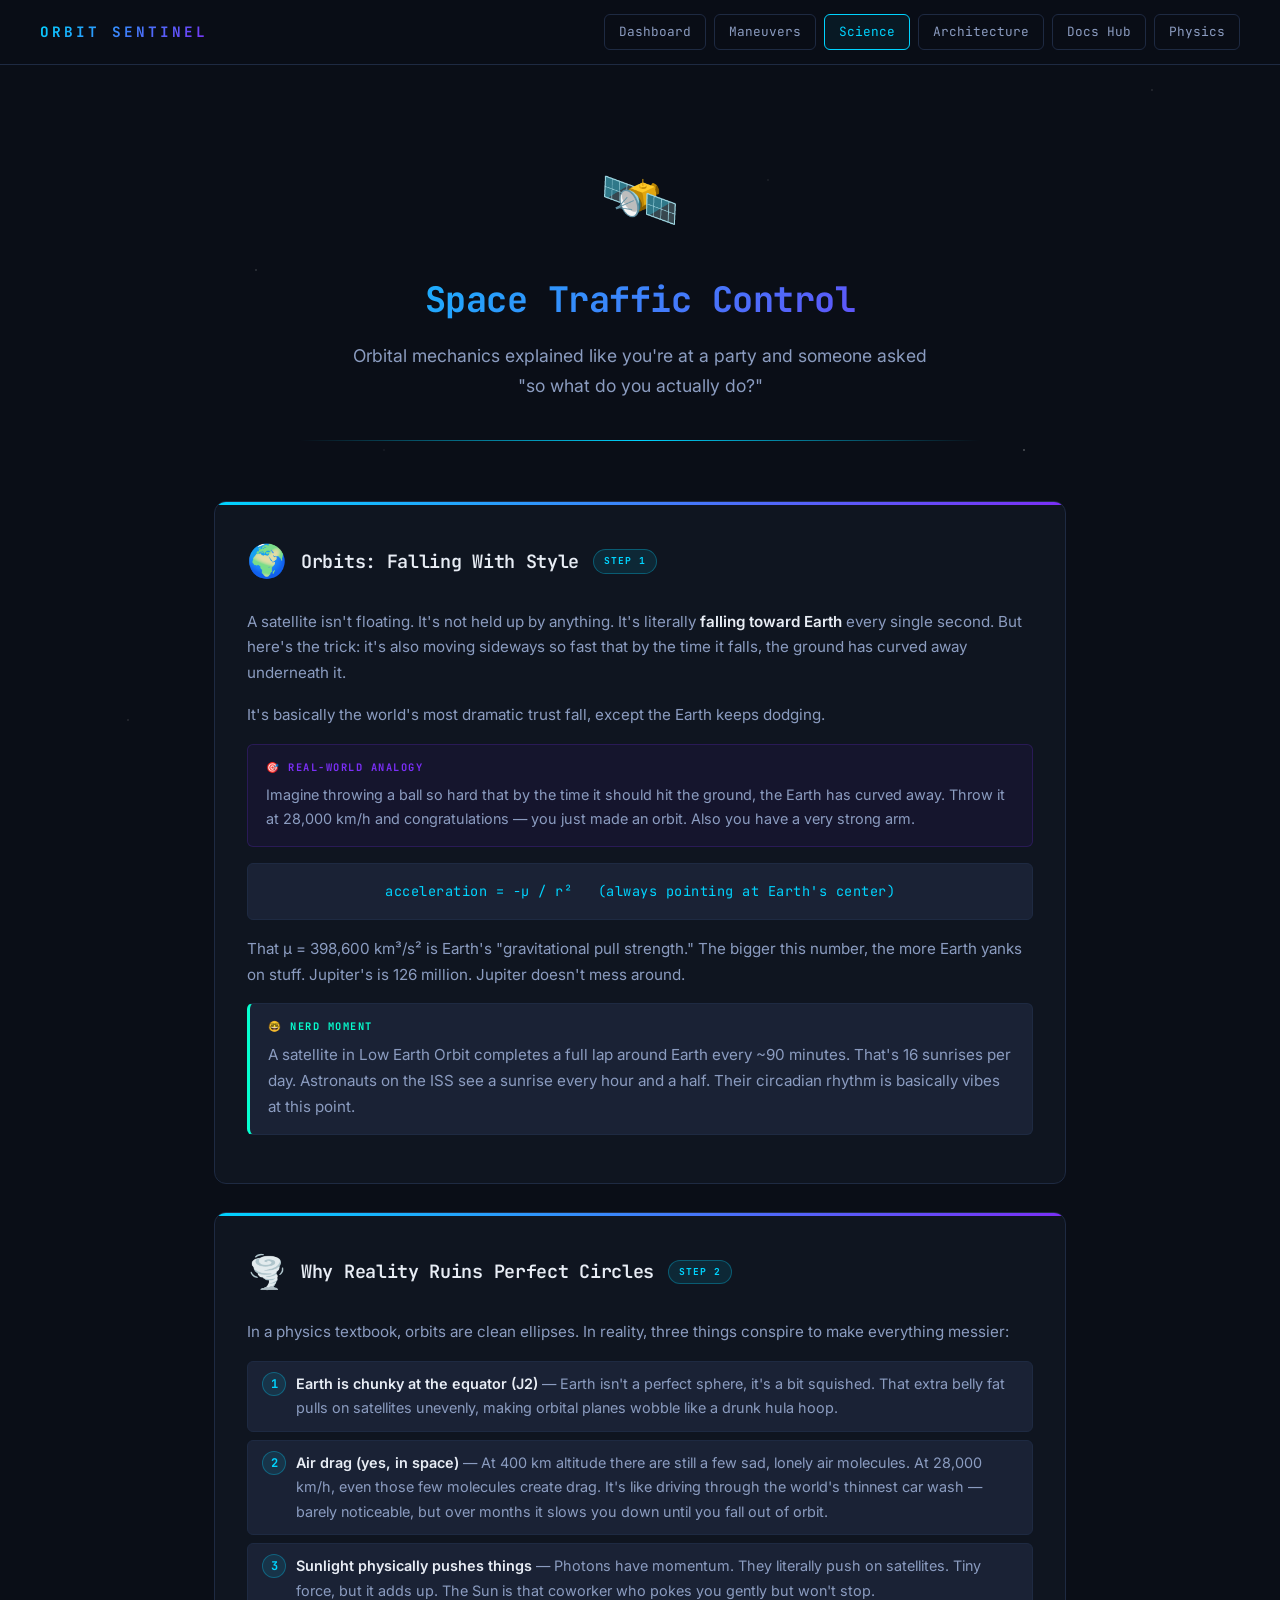
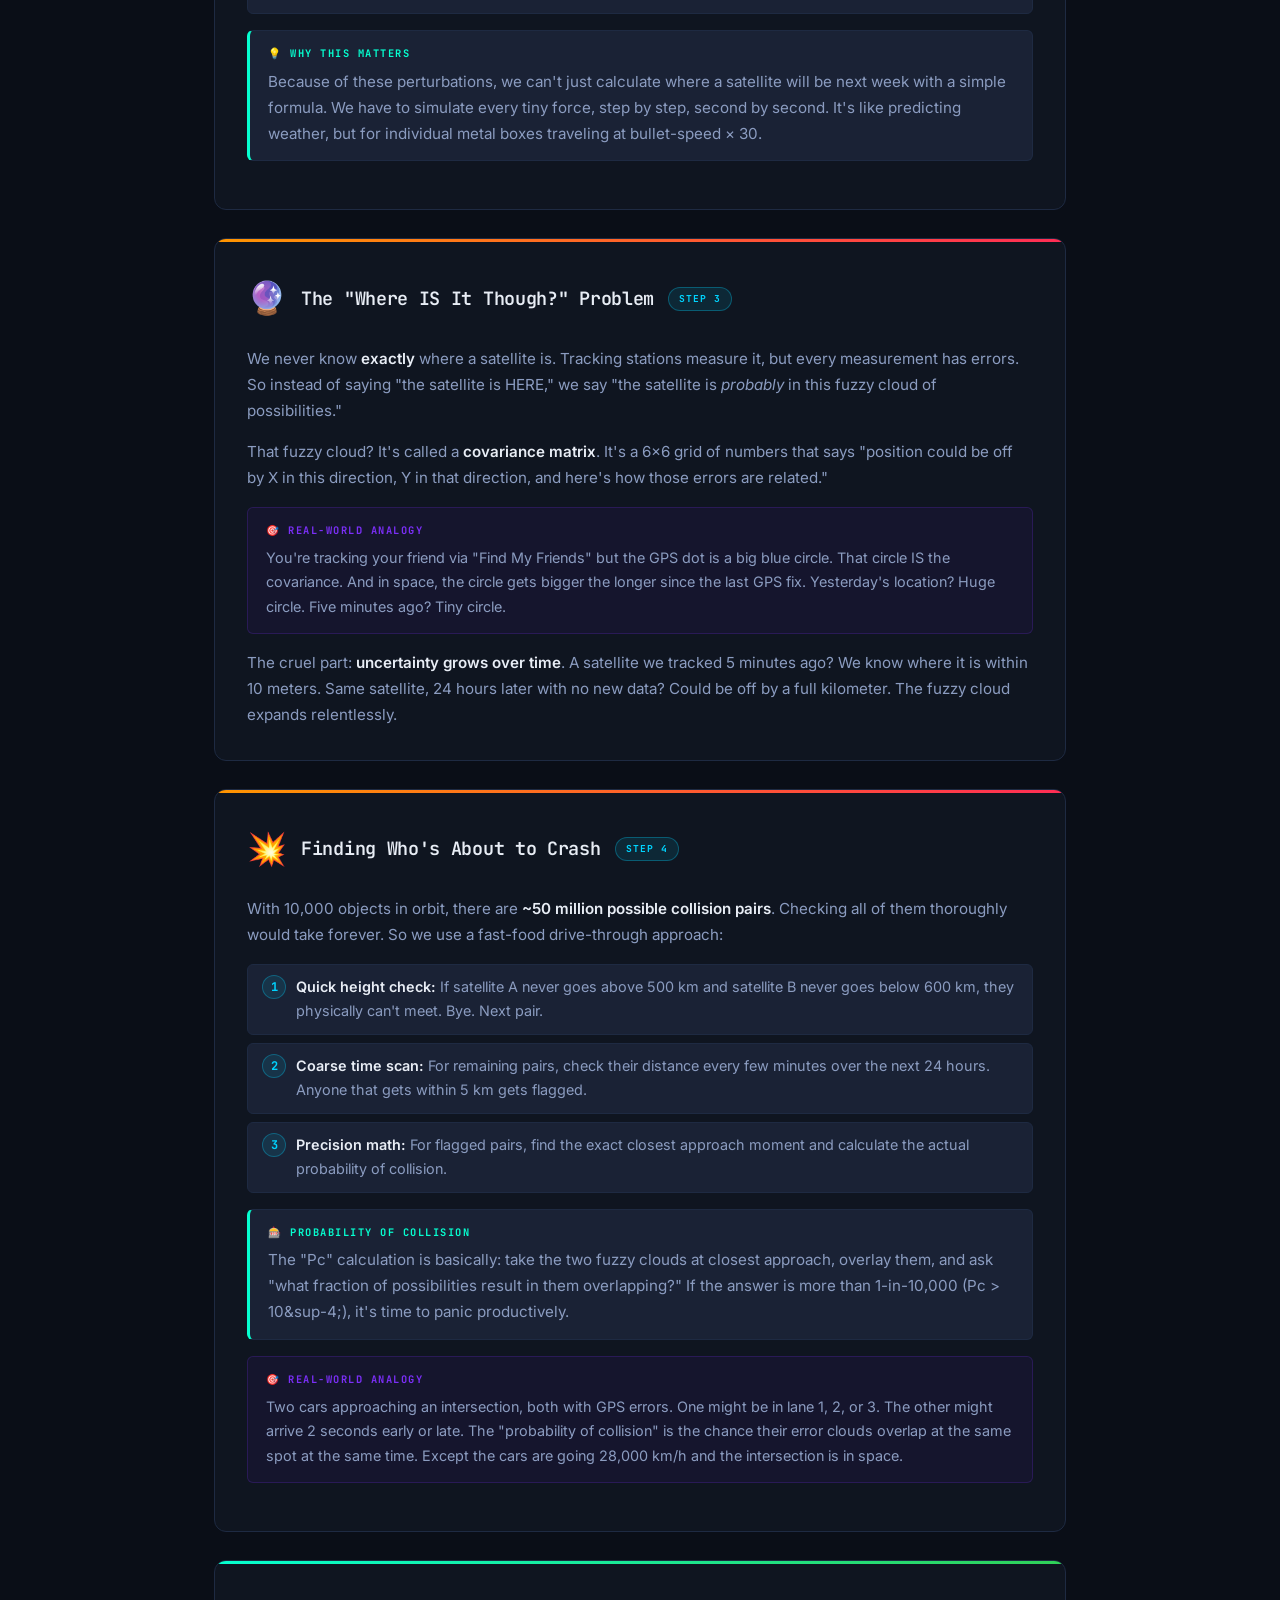
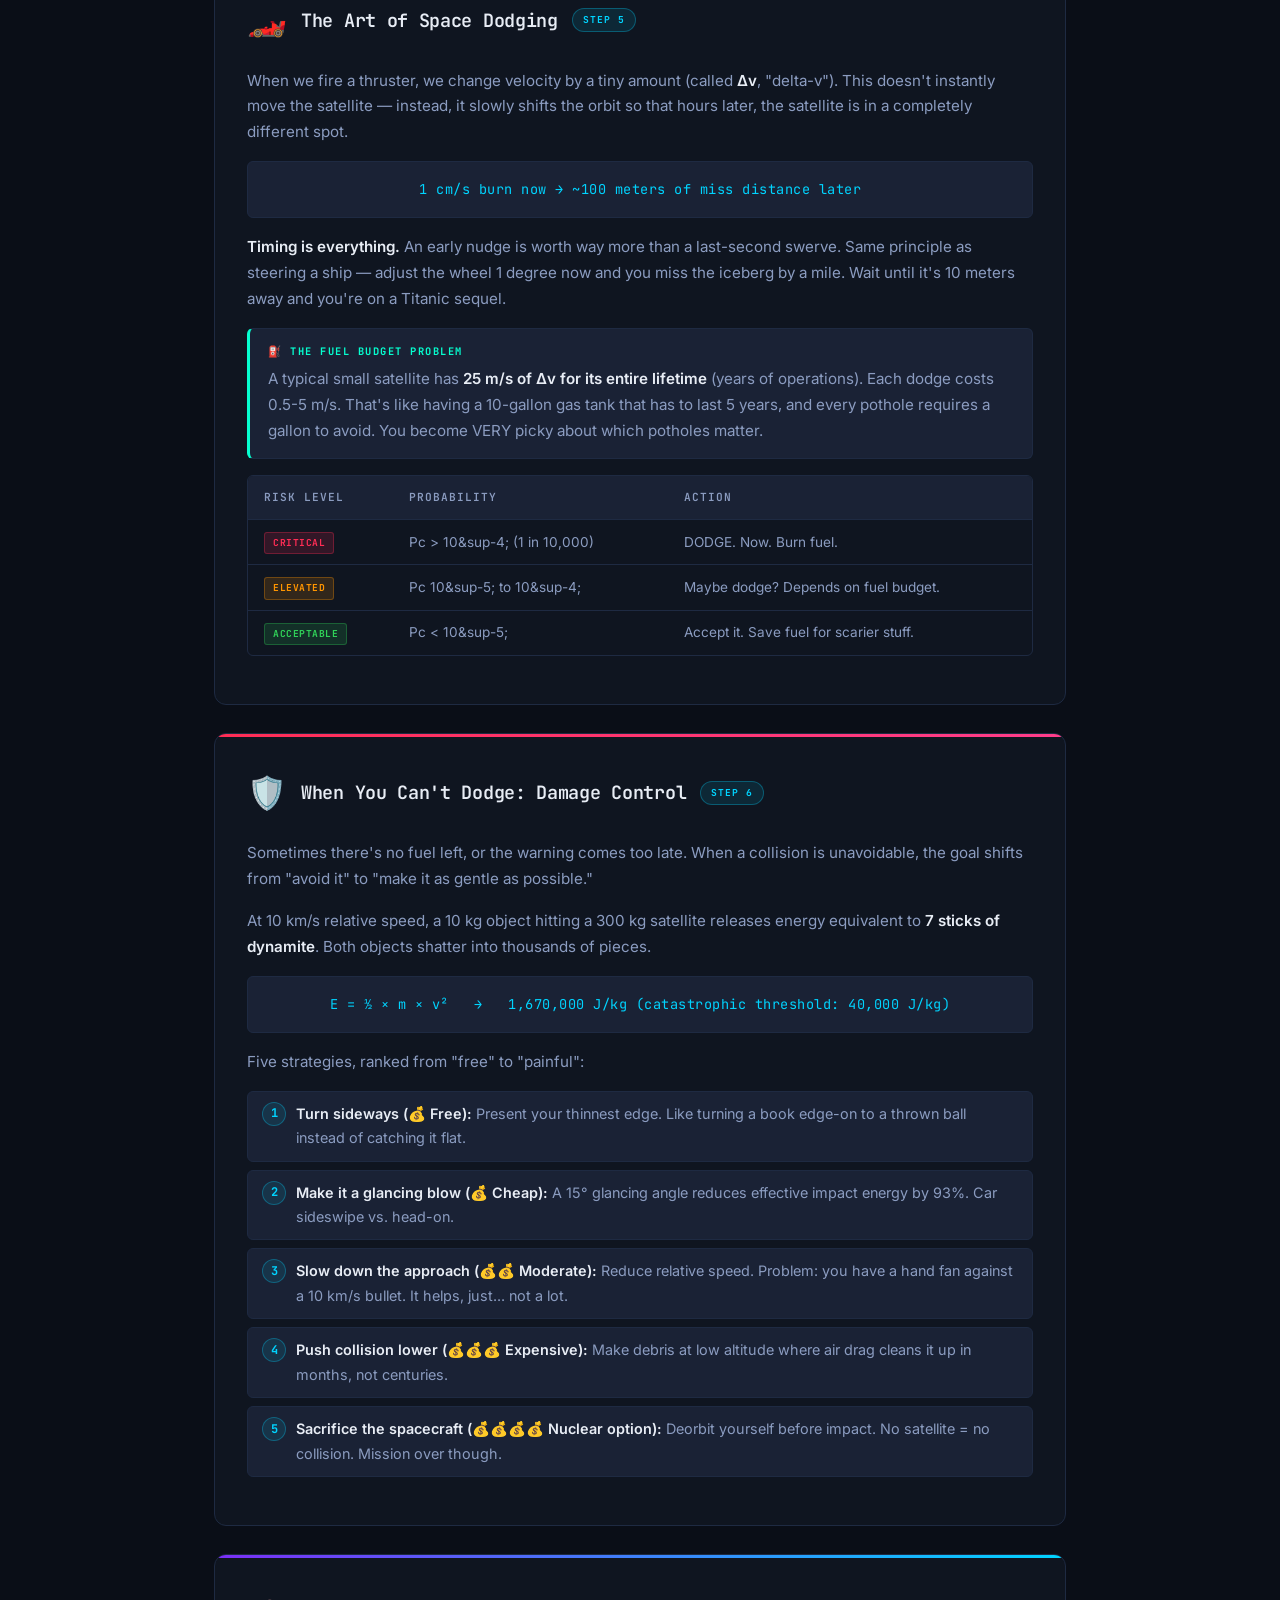
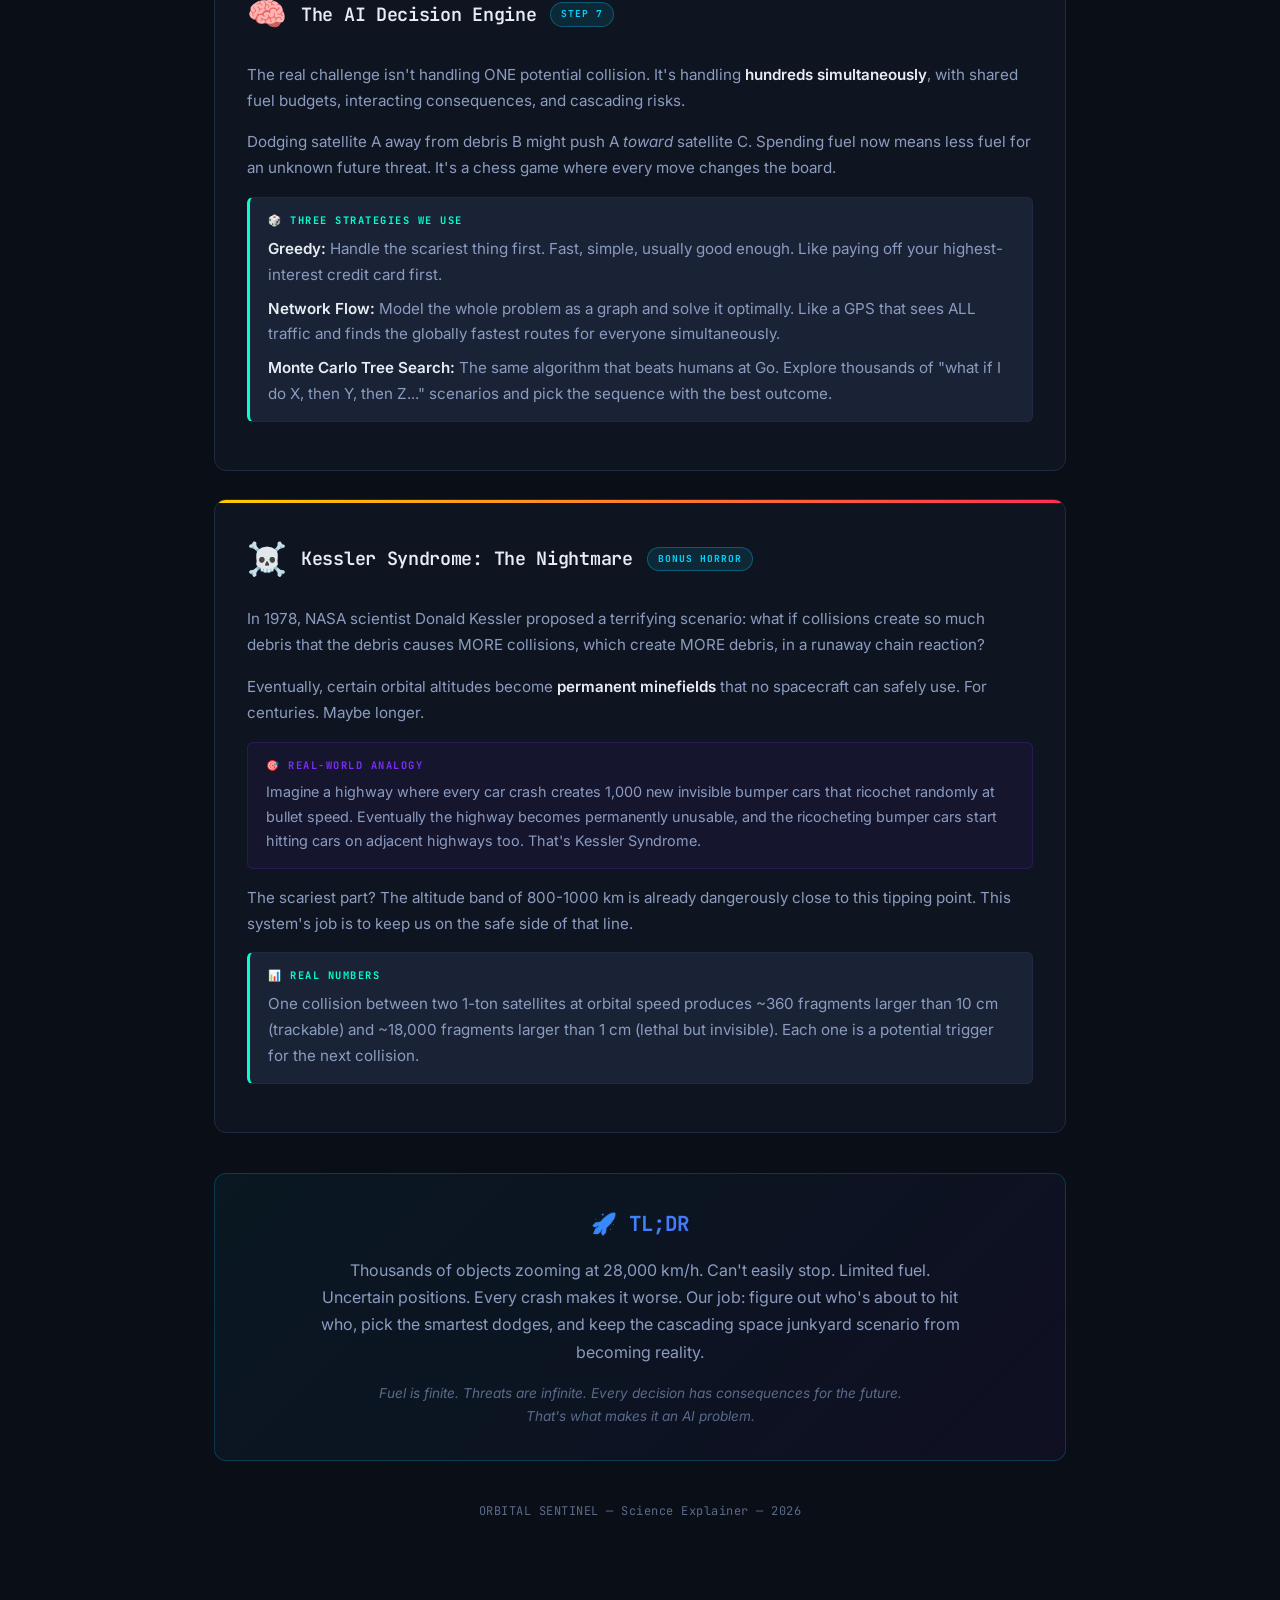
<file: dashboard/science.html>
<!DOCTYPE html>
<html lang="en">
<head>
    <meta charset="UTF-8">
    <meta name="viewport" content="width=device-width, initial-scale=1.0">
    <title>Space Traffic Control - The Science (But Fun)</title>
    <link href="https://fonts.googleapis.com/css2?family=JetBrains+Mono:wght@300;400;500;700&family=Inter:wght@300;400;500;600;700&display=swap" rel="stylesheet">
    <style>
        :root {
            --bg-primary: #0a0e17;
            --bg-secondary: #0f1520;
            --bg-tertiary: #151c2c;
            --bg-card: #1a2235;
            --bg-card-hover: #1f2940;
            --border-color: #1e2a42;
            --border-glow: #2a3f66;
            --text-primary: #e8edf5;
            --text-secondary: #8b9cc0;
            --text-muted: #5a6b8a;
            --accent-blue: #00d4ff;
            --accent-purple: #7b2ff7;
            --accent-cyan: #06ffd0;
            --accent-pink: #ff3d8b;
            --risk-critical: #ff2d55;
            --risk-high: #ff9500;
            --risk-medium: #ffcc00;
            --risk-low: #30d158;
            --gradient-primary: linear-gradient(135deg, #00d4ff, #7b2ff7);
            --radius: 12px;
            --radius-sm: 6px;
        }

        * {
            margin: 0;
            padding: 0;
            box-sizing: border-box;
        }

        body {
            font-family: 'Inter', -apple-system, sans-serif;
            background: var(--bg-primary);
            color: var(--text-primary);
            line-height: 1.7;
            overflow-x: hidden;
        }

        /* Starfield background */
        body::before {
            content: '';
            position: fixed;
            inset: 0;
            background:
                radial-gradient(1px 1px at 20% 30%, rgba(255,255,255,0.4) 0%, transparent 100%),
                radial-gradient(1px 1px at 40% 70%, rgba(255,255,255,0.3) 0%, transparent 100%),
                radial-gradient(1px 1px at 60% 20%, rgba(255,255,255,0.2) 0%, transparent 100%),
                radial-gradient(1.5px 1.5px at 80% 50%, rgba(255,255,255,0.4) 0%, transparent 100%),
                radial-gradient(1px 1px at 10% 80%, rgba(255,255,255,0.3) 0%, transparent 100%),
                radial-gradient(1px 1px at 70% 90%, rgba(255,255,255,0.2) 0%, transparent 100%),
                radial-gradient(1px 1px at 30% 50%, rgba(255,255,255,0.15) 0%, transparent 100%),
                radial-gradient(1px 1px at 90% 10%, rgba(255,255,255,0.3) 0%, transparent 100%);
            pointer-events: none;
            z-index: 0;
        }

        .page-wrapper {
            position: relative;
            z-index: 1;
            max-width: 900px;
            margin: 0 auto;
            padding: 40px 24px 80px;
        }

        /* Header */
        .page-header {
            text-align: center;
            margin-bottom: 60px;
            padding: 40px 20px;
            position: relative;
        }

        .page-header::after {
            content: '';
            position: absolute;
            bottom: 0;
            left: 10%;
            right: 10%;
            height: 1px;
            background: linear-gradient(90deg, transparent, var(--accent-blue), transparent);
        }

        .header-emoji {
            font-size: 4rem;
            margin-bottom: 16px;
            display: block;
            animation: float 3s ease-in-out infinite;
        }

        @keyframes float {
            0%, 100% { transform: translateY(0); }
            50% { transform: translateY(-10px); }
        }

        .page-header h1 {
            font-family: 'JetBrains Mono', monospace;
            font-size: 2.2rem;
            font-weight: 700;
            background: var(--gradient-primary);
            -webkit-background-clip: text;
            -webkit-text-fill-color: transparent;
            background-clip: text;
            margin-bottom: 12px;
            letter-spacing: -0.5px;
        }

        .page-header .subtitle {
            font-size: 1.1rem;
            color: var(--text-secondary);
            max-width: 600px;
            margin: 0 auto;
        }

        /* Navigation back */
        .back-link {
            display: inline-flex;
            align-items: center;
            gap: 8px;
            color: var(--accent-cyan);
            text-decoration: none;
            font-family: 'JetBrains Mono', monospace;
            font-size: 0.75rem;
            letter-spacing: 0.5px;
            padding: 8px 16px;
            border: 1px solid rgba(6, 255, 208, 0.25);
            border-radius: var(--radius-sm);
            transition: all 0.2s ease;
            margin-bottom: 30px;
        }

        .back-link:hover {
            background: rgba(6, 255, 208, 0.08);
            border-color: rgba(6, 255, 208, 0.5);
            box-shadow: 0 0 12px rgba(6, 255, 208, 0.15);
        }

        /* Section cards */
        .science-card {
            background: var(--bg-secondary);
            border: 1px solid var(--border-color);
            border-radius: var(--radius);
            padding: 32px;
            margin-bottom: 28px;
            position: relative;
            overflow: hidden;
            transition: all 0.3s ease;
        }

        .science-card:hover {
            border-color: var(--border-glow);
            box-shadow: 0 4px 30px rgba(0, 0, 0, 0.3), 0 0 20px rgba(0, 212, 255, 0.05);
            transform: translateY(-2px);
        }

        .science-card::before {
            content: '';
            position: absolute;
            top: 0;
            left: 0;
            right: 0;
            height: 3px;
            border-radius: var(--radius) var(--radius) 0 0;
        }

        .science-card.orbit-card::before { background: var(--gradient-primary); }
        .science-card.collision-card::before { background: linear-gradient(90deg, var(--risk-high), var(--risk-critical)); }
        .science-card.dodge-card::before { background: linear-gradient(90deg, var(--accent-cyan), var(--risk-low)); }
        .science-card.damage-card::before { background: linear-gradient(90deg, var(--risk-critical), var(--accent-pink)); }
        .science-card.brain-card::before { background: linear-gradient(90deg, var(--accent-purple), var(--accent-blue)); }
        .science-card.kessler-card::before { background: linear-gradient(90deg, var(--risk-medium), var(--risk-critical)); }

        .card-header {
            display: flex;
            align-items: center;
            gap: 14px;
            margin-bottom: 20px;
        }

        .card-emoji {
            font-size: 2rem;
            flex-shrink: 0;
        }

        .card-header h2 {
            font-family: 'JetBrains Mono', monospace;
            font-size: 1.15rem;
            font-weight: 600;
            color: var(--text-primary);
            letter-spacing: -0.3px;
        }

        .card-header .step-badge {
            font-family: 'JetBrains Mono', monospace;
            font-size: 0.6rem;
            font-weight: 700;
            padding: 3px 10px;
            border-radius: 20px;
            background: rgba(0, 212, 255, 0.1);
            color: var(--accent-blue);
            border: 1px solid rgba(0, 212, 255, 0.3);
            letter-spacing: 1px;
            white-space: nowrap;
        }

        .card-body p {
            color: var(--text-secondary);
            margin-bottom: 16px;
            font-size: 0.95rem;
        }

        .card-body p:last-child {
            margin-bottom: 0;
        }

        .card-body strong {
            color: var(--text-primary);
            font-weight: 600;
        }

        /* Fun callout boxes */
        .fun-fact {
            background: var(--bg-card);
            border: 1px solid var(--border-color);
            border-left: 3px solid var(--accent-cyan);
            border-radius: var(--radius-sm);
            padding: 14px 18px;
            margin: 16px 0;
            font-size: 0.88rem;
        }

        .fun-fact .fact-label {
            font-family: 'JetBrains Mono', monospace;
            font-size: 0.65rem;
            font-weight: 700;
            color: var(--accent-cyan);
            text-transform: uppercase;
            letter-spacing: 1.5px;
            margin-bottom: 6px;
            display: block;
        }

        .fun-fact p {
            color: var(--text-secondary);
            margin-bottom: 0;
        }

        .analogy-box {
            background: rgba(123, 47, 247, 0.06);
            border: 1px solid rgba(123, 47, 247, 0.2);
            border-radius: var(--radius-sm);
            padding: 14px 18px;
            margin: 16px 0;
        }

        .analogy-box .analogy-label {
            font-family: 'JetBrains Mono', monospace;
            font-size: 0.65rem;
            font-weight: 700;
            color: var(--accent-purple);
            text-transform: uppercase;
            letter-spacing: 1.5px;
            margin-bottom: 6px;
            display: block;
        }

        .analogy-box p {
            color: var(--text-secondary);
            margin-bottom: 0;
            font-size: 0.9rem;
        }

        /* Code/equation display */
        .equation-block {
            background: var(--bg-card);
            border: 1px solid var(--border-color);
            border-radius: var(--radius-sm);
            padding: 16px 20px;
            margin: 16px 0;
            font-family: 'JetBrains Mono', monospace;
            font-size: 0.85rem;
            color: var(--accent-blue);
            text-align: center;
            letter-spacing: 0.5px;
            overflow-x: auto;
        }

        /* Number list */
        .numbered-list {
            list-style: none;
            counter-reset: steps;
            padding: 0;
            margin: 16px 0;
        }

        .numbered-list li {
            counter-increment: steps;
            padding: 10px 14px 10px 48px;
            position: relative;
            color: var(--text-secondary);
            font-size: 0.9rem;
            margin-bottom: 8px;
            background: var(--bg-card);
            border-radius: var(--radius-sm);
            border: 1px solid var(--border-color);
        }

        .numbered-list li::before {
            content: counter(steps);
            position: absolute;
            left: 14px;
            top: 10px;
            font-family: 'JetBrains Mono', monospace;
            font-size: 0.75rem;
            font-weight: 700;
            color: var(--accent-blue);
            width: 22px;
            height: 22px;
            display: flex;
            align-items: center;
            justify-content: center;
            border-radius: 50%;
            background: rgba(0, 212, 255, 0.1);
            border: 1px solid rgba(0, 212, 255, 0.3);
        }

        /* Comparison table */
        .comparison-table {
            width: 100%;
            border-collapse: separate;
            border-spacing: 0;
            margin: 16px 0;
            font-size: 0.85rem;
            border-radius: var(--radius-sm);
            overflow: hidden;
            border: 1px solid var(--border-color);
        }

        .comparison-table th {
            background: var(--bg-card);
            color: var(--text-secondary);
            font-family: 'JetBrains Mono', monospace;
            font-size: 0.7rem;
            font-weight: 600;
            letter-spacing: 1px;
            text-transform: uppercase;
            padding: 12px 16px;
            text-align: left;
            border-bottom: 1px solid var(--border-color);
        }

        .comparison-table td {
            padding: 10px 16px;
            color: var(--text-secondary);
            border-bottom: 1px solid var(--border-color);
        }

        .comparison-table tr:last-child td {
            border-bottom: none;
        }

        .comparison-table tr:hover td {
            background: var(--bg-card);
        }

        .comparison-table td:first-child {
            font-weight: 600;
            color: var(--text-primary);
        }

        /* Risk level badges inline */
        .risk-badge {
            display: inline-block;
            font-family: 'JetBrains Mono', monospace;
            font-size: 0.6rem;
            font-weight: 700;
            padding: 2px 8px;
            border-radius: 3px;
            letter-spacing: 0.5px;
        }

        .risk-badge.critical {
            background: rgba(255, 45, 85, 0.15);
            color: var(--risk-critical);
            border: 1px solid rgba(255, 45, 85, 0.3);
        }

        .risk-badge.warning {
            background: rgba(255, 149, 0, 0.15);
            color: var(--risk-high);
            border: 1px solid rgba(255, 149, 0, 0.3);
        }

        .risk-badge.safe {
            background: rgba(48, 209, 88, 0.15);
            color: var(--risk-low);
            border: 1px solid rgba(48, 209, 88, 0.3);
        }

        /* TLDR summary */
        .tldr-section {
            background: linear-gradient(135deg, rgba(0, 212, 255, 0.05), rgba(123, 47, 247, 0.05));
            border: 1px solid rgba(0, 212, 255, 0.2);
            border-radius: var(--radius);
            padding: 32px;
            margin-top: 40px;
            text-align: center;
        }

        .tldr-section h2 {
            font-family: 'JetBrains Mono', monospace;
            font-size: 1.3rem;
            background: var(--gradient-primary);
            -webkit-background-clip: text;
            -webkit-text-fill-color: transparent;
            background-clip: text;
            margin-bottom: 16px;
        }

        .tldr-section p {
            color: var(--text-secondary);
            font-size: 1rem;
            max-width: 650px;
            margin: 0 auto;
        }

        /* Footer */
        .page-footer {
            text-align: center;
            padding: 40px 20px;
            color: var(--text-muted);
            font-size: 0.75rem;
            font-family: 'JetBrains Mono', monospace;
            letter-spacing: 0.5px;
        }

        /* Responsive */
        @media (max-width: 768px) {
            .page-wrapper {
                padding: 20px 16px 60px;
            }

            .page-header h1 {
                font-size: 1.6rem;
            }

            .science-card {
                padding: 24px 20px;
            }

            .card-header {
                flex-wrap: wrap;
            }
        }
    </style>
</head>
<body>
    <nav style="position:sticky;top:0;z-index:100;background:rgba(10,14,23,0.92);backdrop-filter:blur(16px);border-bottom:1px solid #1e2a42;padding:14px 40px;display:flex;align-items:center;justify-content:space-between;font-family:'JetBrains Mono',monospace;">
        <div style="font-size:0.9rem;font-weight:700;letter-spacing:3px;background:linear-gradient(135deg,#00d4ff,#7b2ff7);-webkit-background-clip:text;-webkit-text-fill-color:transparent;">ORBIT SENTINEL</div>
        <div style="display:flex;gap:8px;">
            <a href="/" style="color:#8b9cc0;text-decoration:none;font-size:0.8rem;padding:6px 14px;border-radius:6px;border:1px solid #1e2a42;transition:all 0.2s;">Dashboard</a>
            <a href="/maneuver-viz.html" style="color:#8b9cc0;text-decoration:none;font-size:0.8rem;padding:6px 14px;border-radius:6px;border:1px solid #1e2a42;transition:all 0.2s;">Maneuvers</a>
            <a href="/science.html" style="color:#00d4ff;text-decoration:none;font-size:0.8rem;padding:6px 14px;border-radius:6px;border:1px solid #00d4ff;background:rgba(0,212,255,0.06);">Science</a>
            <a href="/architecture.html" style="color:#8b9cc0;text-decoration:none;font-size:0.8rem;padding:6px 14px;border-radius:6px;border:1px solid #1e2a42;transition:all 0.2s;">Architecture</a>
            <a href="/docs" style="color:#8b9cc0;text-decoration:none;font-size:0.8rem;padding:6px 14px;border-radius:6px;border:1px solid #1e2a42;transition:all 0.2s;">Docs Hub</a>
            <a href="/docs.html" style="color:#8b9cc0;text-decoration:none;font-size:0.8rem;padding:6px 14px;border-radius:6px;border:1px solid #1e2a42;transition:all 0.2s;">Physics</a>
        </div>
    </nav>
    <div class="page-wrapper">

        <header class="page-header">
            <span class="header-emoji">&#x1F6F0;&#xFE0F;</span>
            <h1>Space Traffic Control</h1>
            <p class="subtitle">Orbital mechanics explained like you're at a party and someone asked "so what do you actually do?"</p>
        </header>

        <!-- Section 1: What's an Orbit -->
        <section class="science-card orbit-card">
            <div class="card-header">
                <span class="card-emoji">&#x1F30D;</span>
                <h2>Orbits: Falling With Style</h2>
                <span class="step-badge">STEP 1</span>
            </div>
            <div class="card-body">
                <p>
                    A satellite isn't floating. It's not held up by anything. It's literally <strong>falling toward Earth</strong> every single second. But here's the trick: it's also moving sideways so fast that by the time it falls, the ground has curved away underneath it.
                </p>
                <p>
                    It's basically the world's most dramatic trust fall, except the Earth keeps dodging.
                </p>

                <div class="analogy-box">
                    <span class="analogy-label">&#x1F3AF; Real-World Analogy</span>
                    <p>Imagine throwing a ball so hard that by the time it should hit the ground, the Earth has curved away. Throw it at 28,000 km/h and congratulations &mdash; you just made an orbit. Also you have a very strong arm.</p>
                </div>

                <div class="equation-block">
                    acceleration = -&#956; / r&sup2; &nbsp;&nbsp;(always pointing at Earth's center)
                </div>

                <p>
                    That &#956; = 398,600 km&sup3;/s&sup2; is Earth's "gravitational pull strength." The bigger this number, the more Earth yanks on stuff. Jupiter's is 126 million. Jupiter doesn't mess around.
                </p>

                <div class="fun-fact">
                    <span class="fact-label">&#x1F913; Nerd Moment</span>
                    <p>A satellite in Low Earth Orbit completes a full lap around Earth every ~90 minutes. That's 16 sunrises per day. Astronauts on the ISS see a sunrise every hour and a half. Their circadian rhythm is basically vibes at this point.</p>
                </div>
            </div>
        </section>

        <!-- Section 2: Why Orbits Get Messy -->
        <section class="science-card orbit-card">
            <div class="card-header">
                <span class="card-emoji">&#x1F32A;&#xFE0F;</span>
                <h2>Why Reality Ruins Perfect Circles</h2>
                <span class="step-badge">STEP 2</span>
            </div>
            <div class="card-body">
                <p>
                    In a physics textbook, orbits are clean ellipses. In reality, three things conspire to make everything messier:
                </p>

                <ol class="numbered-list">
                    <li><strong>Earth is chunky at the equator (J2)</strong> &mdash; Earth isn't a perfect sphere, it's a bit squished. That extra belly fat pulls on satellites unevenly, making orbital planes wobble like a drunk hula hoop.</li>
                    <li><strong>Air drag (yes, in space)</strong> &mdash; At 400 km altitude there are still a few sad, lonely air molecules. At 28,000 km/h, even those few molecules create drag. It's like driving through the world's thinnest car wash &mdash; barely noticeable, but over months it slows you down until you fall out of orbit.</li>
                    <li><strong>Sunlight physically pushes things</strong> &mdash; Photons have momentum. They literally push on satellites. Tiny force, but it adds up. The Sun is that coworker who pokes you gently but won't stop.</li>
                </ol>

                <div class="fun-fact">
                    <span class="fact-label">&#x1F4A1; Why This Matters</span>
                    <p>Because of these perturbations, we can't just calculate where a satellite will be next week with a simple formula. We have to simulate every tiny force, step by step, second by second. It's like predicting weather, but for individual metal boxes traveling at bullet-speed &times; 30.</p>
                </div>
            </div>
        </section>

        <!-- Section 3: Uncertainty -->
        <section class="science-card collision-card">
            <div class="card-header">
                <span class="card-emoji">&#x1F52E;</span>
                <h2>The "Where IS It Though?" Problem</h2>
                <span class="step-badge">STEP 3</span>
            </div>
            <div class="card-body">
                <p>
                    We never know <strong>exactly</strong> where a satellite is. Tracking stations measure it, but every measurement has errors. So instead of saying "the satellite is HERE," we say "the satellite is <em>probably</em> in this fuzzy cloud of possibilities."
                </p>
                <p>
                    That fuzzy cloud? It's called a <strong>covariance matrix</strong>. It's a 6&times;6 grid of numbers that says "position could be off by X in this direction, Y in that direction, and here's how those errors are related."
                </p>

                <div class="analogy-box">
                    <span class="analogy-label">&#x1F3AF; Real-World Analogy</span>
                    <p>You're tracking your friend via "Find My Friends" but the GPS dot is a big blue circle. That circle IS the covariance. And in space, the circle gets bigger the longer since the last GPS fix. Yesterday's location? Huge circle. Five minutes ago? Tiny circle.</p>
                </div>

                <p>
                    The cruel part: <strong>uncertainty grows over time</strong>. A satellite we tracked 5 minutes ago? We know where it is within 10 meters. Same satellite, 24 hours later with no new data? Could be off by a full kilometer. The fuzzy cloud expands relentlessly.
                </p>
            </div>
        </section>

        <!-- Section 4: Finding Collisions -->
        <section class="science-card collision-card">
            <div class="card-header">
                <span class="card-emoji">&#x1F4A5;</span>
                <h2>Finding Who's About to Crash</h2>
                <span class="step-badge">STEP 4</span>
            </div>
            <div class="card-body">
                <p>
                    With 10,000 objects in orbit, there are <strong>~50 million possible collision pairs</strong>. Checking all of them thoroughly would take forever. So we use a fast-food drive-through approach:
                </p>

                <ol class="numbered-list">
                    <li><strong>Quick height check:</strong> If satellite A never goes above 500 km and satellite B never goes below 600 km, they physically can't meet. Bye. Next pair.</li>
                    <li><strong>Coarse time scan:</strong> For remaining pairs, check their distance every few minutes over the next 24 hours. Anyone that gets within 5 km gets flagged.</li>
                    <li><strong>Precision math:</strong> For flagged pairs, find the exact closest approach moment and calculate the actual probability of collision.</li>
                </ol>

                <div class="fun-fact">
                    <span class="fact-label">&#x1F3B0; Probability of Collision</span>
                    <p>The "Pc" calculation is basically: take the two fuzzy clouds at closest approach, overlay them, and ask "what fraction of possibilities result in them overlapping?" If the answer is more than 1-in-10,000 (Pc &gt; 10&sup-4;), it's time to panic productively.</p>
                </div>

                <div class="analogy-box">
                    <span class="analogy-label">&#x1F3AF; Real-World Analogy</span>
                    <p>Two cars approaching an intersection, both with GPS errors. One might be in lane 1, 2, or 3. The other might arrive 2 seconds early or late. The "probability of collision" is the chance their error clouds overlap at the same spot at the same time. Except the cars are going 28,000 km/h and the intersection is in space.</p>
                </div>
            </div>
        </section>

        <!-- Section 5: Dodging -->
        <section class="science-card dodge-card">
            <div class="card-header">
                <span class="card-emoji">&#x1F3CE;&#xFE0F;</span>
                <h2>The Art of Space Dodging</h2>
                <span class="step-badge">STEP 5</span>
            </div>
            <div class="card-body">
                <p>
                    When we fire a thruster, we change velocity by a tiny amount (called <strong>&Delta;v</strong>, "delta-v"). This doesn't instantly move the satellite &mdash; instead, it slowly shifts the orbit so that hours later, the satellite is in a completely different spot.
                </p>

                <div class="equation-block">
                    1 cm/s burn now &rarr; ~100 meters of miss distance later
                </div>

                <p>
                    <strong>Timing is everything.</strong> An early nudge is worth way more than a last-second swerve. Same principle as steering a ship &mdash; adjust the wheel 1 degree now and you miss the iceberg by a mile. Wait until it's 10 meters away and you're on a Titanic sequel.
                </p>

                <div class="fun-fact">
                    <span class="fact-label">&#x26FD; The Fuel Budget Problem</span>
                    <p>A typical small satellite has <strong>25 m/s of &Delta;v for its entire lifetime</strong> (years of operations). Each dodge costs 0.5-5 m/s. That's like having a 10-gallon gas tank that has to last 5 years, and every pothole requires a gallon to avoid. You become VERY picky about which potholes matter.</p>
                </div>

                <table class="comparison-table">
                    <thead>
                        <tr>
                            <th>Risk Level</th>
                            <th>Probability</th>
                            <th>Action</th>
                        </tr>
                    </thead>
                    <tbody>
                        <tr>
                            <td><span class="risk-badge critical">CRITICAL</span></td>
                            <td>Pc &gt; 10&sup-4; (1 in 10,000)</td>
                            <td>DODGE. Now. Burn fuel.</td>
                        </tr>
                        <tr>
                            <td><span class="risk-badge warning">ELEVATED</span></td>
                            <td>Pc 10&sup-5; to 10&sup-4;</td>
                            <td>Maybe dodge? Depends on fuel budget.</td>
                        </tr>
                        <tr>
                            <td><span class="risk-badge safe">ACCEPTABLE</span></td>
                            <td>Pc &lt; 10&sup-5;</td>
                            <td>Accept it. Save fuel for scarier stuff.</td>
                        </tr>
                    </tbody>
                </table>
            </div>
        </section>

        <!-- Section 6: Damage Minimization -->
        <section class="science-card damage-card">
            <div class="card-header">
                <span class="card-emoji">&#x1F6E1;&#xFE0F;</span>
                <h2>When You Can't Dodge: Damage Control</h2>
                <span class="step-badge">STEP 6</span>
            </div>
            <div class="card-body">
                <p>
                    Sometimes there's no fuel left, or the warning comes too late. When a collision is unavoidable, the goal shifts from "avoid it" to "make it as gentle as possible."
                </p>
                <p>
                    At 10 km/s relative speed, a 10 kg object hitting a 300 kg satellite releases energy equivalent to <strong>7 sticks of dynamite</strong>. Both objects shatter into thousands of pieces.
                </p>

                <div class="equation-block">
                    E = &frac12; &times; m &times; v&sup2; &nbsp;&nbsp;&#8594;&nbsp;&nbsp; 1,670,000 J/kg (catastrophic threshold: 40,000 J/kg)
                </div>

                <p>Five strategies, ranked from "free" to "painful":</p>

                <ol class="numbered-list">
                    <li><strong>Turn sideways (&#x1F4B0; Free):</strong> Present your thinnest edge. Like turning a book edge-on to a thrown ball instead of catching it flat.</li>
                    <li><strong>Make it a glancing blow (&#x1F4B0; Cheap):</strong> A 15&deg; glancing angle reduces effective impact energy by 93%. Car sideswipe vs. head-on.</li>
                    <li><strong>Slow down the approach (&#x1F4B0;&#x1F4B0; Moderate):</strong> Reduce relative speed. Problem: you have a hand fan against a 10 km/s bullet. It helps, just... not a lot.</li>
                    <li><strong>Push collision lower (&#x1F4B0;&#x1F4B0;&#x1F4B0; Expensive):</strong> Make debris at low altitude where air drag cleans it up in months, not centuries.</li>
                    <li><strong>Sacrifice the spacecraft (&#x1F4B0;&#x1F4B0;&#x1F4B0;&#x1F4B0; Nuclear option):</strong> Deorbit yourself before impact. No satellite = no collision. Mission over though.</li>
                </ol>
            </div>
        </section>

        <!-- Section 7: The Big Brain -->
        <section class="science-card brain-card">
            <div class="card-header">
                <span class="card-emoji">&#x1F9E0;</span>
                <h2>The AI Decision Engine</h2>
                <span class="step-badge">STEP 7</span>
            </div>
            <div class="card-body">
                <p>
                    The real challenge isn't handling ONE potential collision. It's handling <strong>hundreds simultaneously</strong>, with shared fuel budgets, interacting consequences, and cascading risks.
                </p>
                <p>
                    Dodging satellite A away from debris B might push A <em>toward</em> satellite C. Spending fuel now means less fuel for an unknown future threat. It's a chess game where every move changes the board.
                </p>

                <div class="fun-fact">
                    <span class="fact-label">&#x1F3B2; Three Strategies We Use</span>
                    <p><strong>Greedy:</strong> Handle the scariest thing first. Fast, simple, usually good enough. Like paying off your highest-interest credit card first.</p>
                    <p style="margin-top: 8px;"><strong>Network Flow:</strong> Model the whole problem as a graph and solve it optimally. Like a GPS that sees ALL traffic and finds the globally fastest routes for everyone simultaneously.</p>
                    <p style="margin-top: 8px;"><strong>Monte Carlo Tree Search:</strong> The same algorithm that beats humans at Go. Explore thousands of "what if I do X, then Y, then Z..." scenarios and pick the sequence with the best outcome.</p>
                </div>
            </div>
        </section>

        <!-- Section 8: Kessler Syndrome -->
        <section class="science-card kessler-card">
            <div class="card-header">
                <span class="card-emoji">&#x2620;&#xFE0F;</span>
                <h2>Kessler Syndrome: The Nightmare</h2>
                <span class="step-badge">BONUS HORROR</span>
            </div>
            <div class="card-body">
                <p>
                    In 1978, NASA scientist Donald Kessler proposed a terrifying scenario: what if collisions create so much debris that the debris causes MORE collisions, which create MORE debris, in a runaway chain reaction?
                </p>
                <p>
                    Eventually, certain orbital altitudes become <strong>permanent minefields</strong> that no spacecraft can safely use. For centuries. Maybe longer.
                </p>

                <div class="analogy-box">
                    <span class="analogy-label">&#x1F3AF; Real-World Analogy</span>
                    <p>Imagine a highway where every car crash creates 1,000 new invisible bumper cars that ricochet randomly at bullet speed. Eventually the highway becomes permanently unusable, and the ricocheting bumper cars start hitting cars on adjacent highways too. That's Kessler Syndrome.</p>
                </div>

                <p>
                    The scariest part? The altitude band of 800-1000 km is already dangerously close to this tipping point. This system's job is to keep us on the safe side of that line.
                </p>

                <div class="fun-fact">
                    <span class="fact-label">&#x1F4CA; Real Numbers</span>
                    <p>One collision between two 1-ton satellites at orbital speed produces ~360 fragments larger than 10 cm (trackable) and ~18,000 fragments larger than 1 cm (lethal but invisible). Each one is a potential trigger for the next collision.</p>
                </div>
            </div>
        </section>

        <!-- TLDR -->
        <section class="tldr-section">
            <h2>&#x1F680; TL;DR</h2>
            <p>
                Thousands of objects zooming at 28,000 km/h. Can't easily stop. Limited fuel. Uncertain positions. Every crash makes it worse. Our job: figure out who's about to hit who, pick the smartest dodges, and keep the cascading space junkyard scenario from becoming reality.
            </p>
            <p style="margin-top: 16px; color: var(--text-muted); font-size: 0.85rem;">
                <em>Fuel is finite. Threats are infinite. Every decision has consequences for the future.<br>That's what makes it an AI problem.</em>
            </p>
        </section>

        <footer class="page-footer">
            ORBITAL SENTINEL &mdash; Science Explainer &mdash; 2026
        </footer>
    </div>
</body>
</html>
</file>
